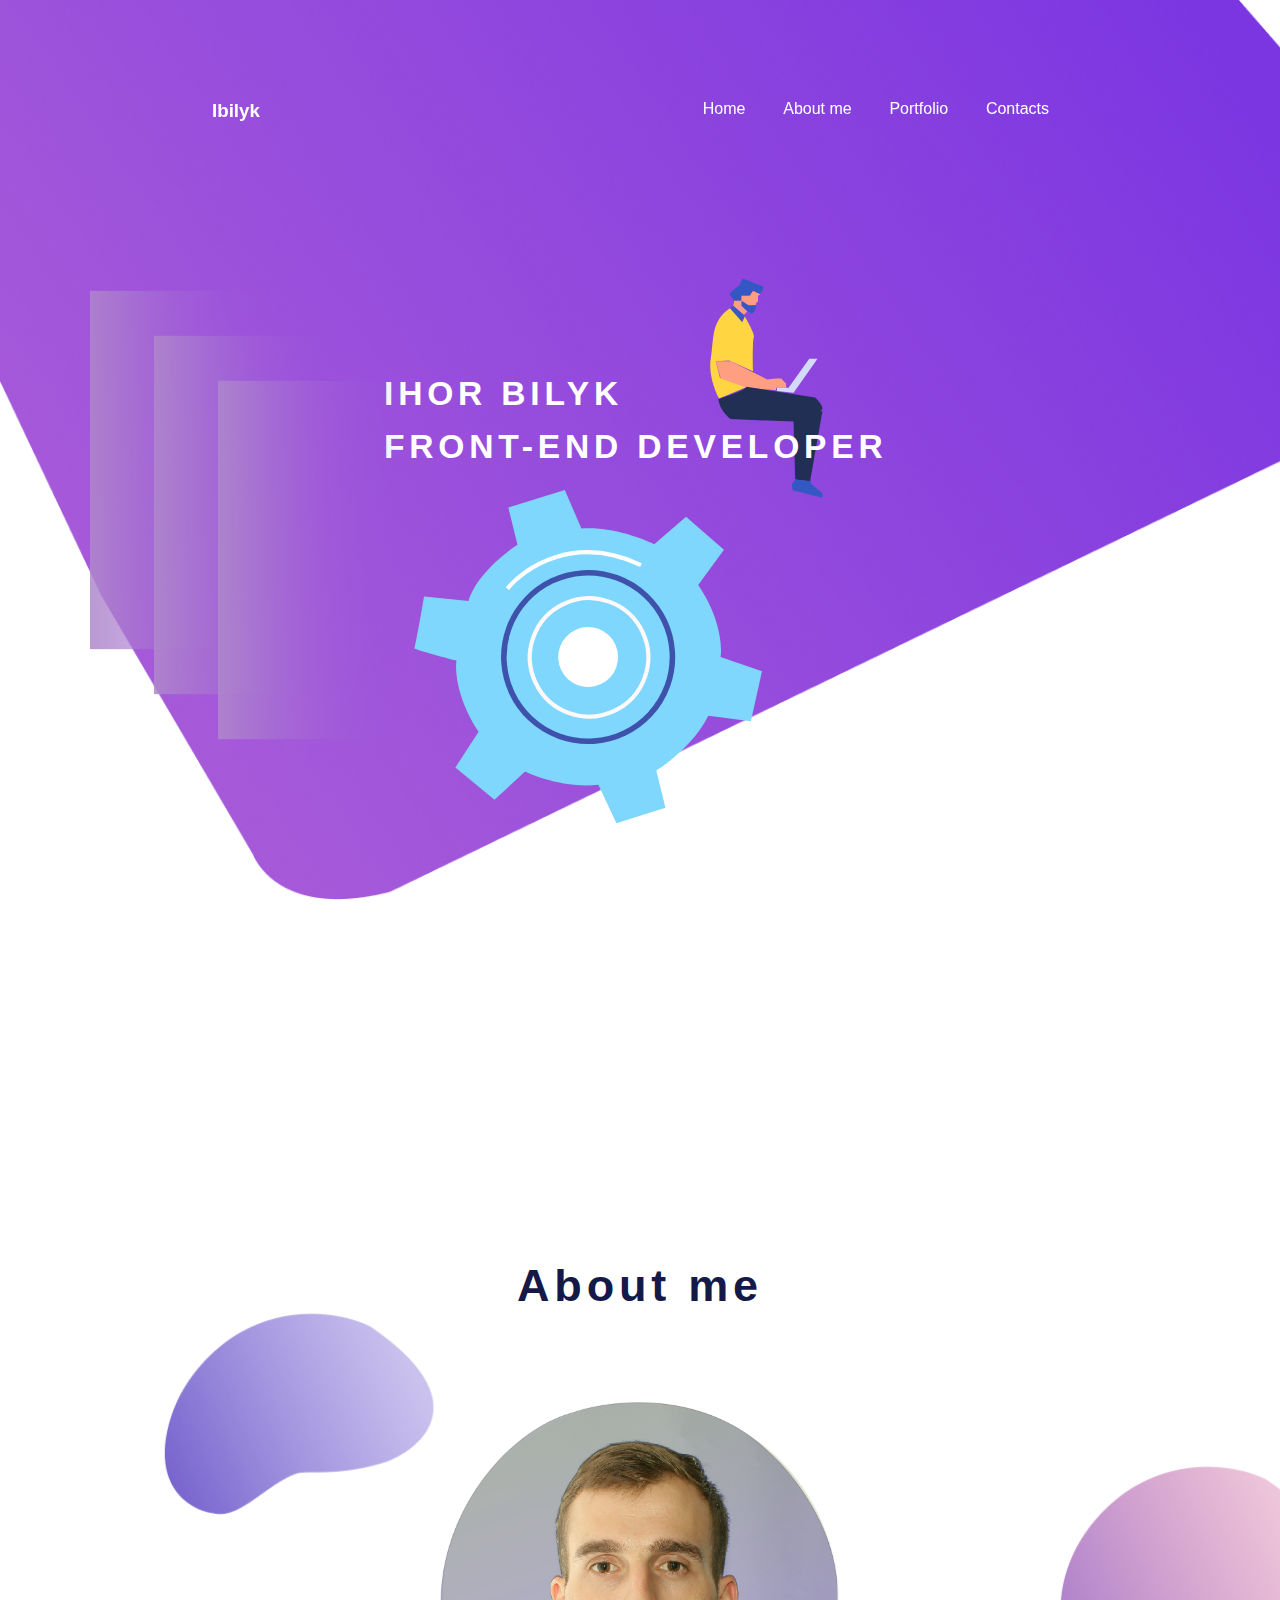
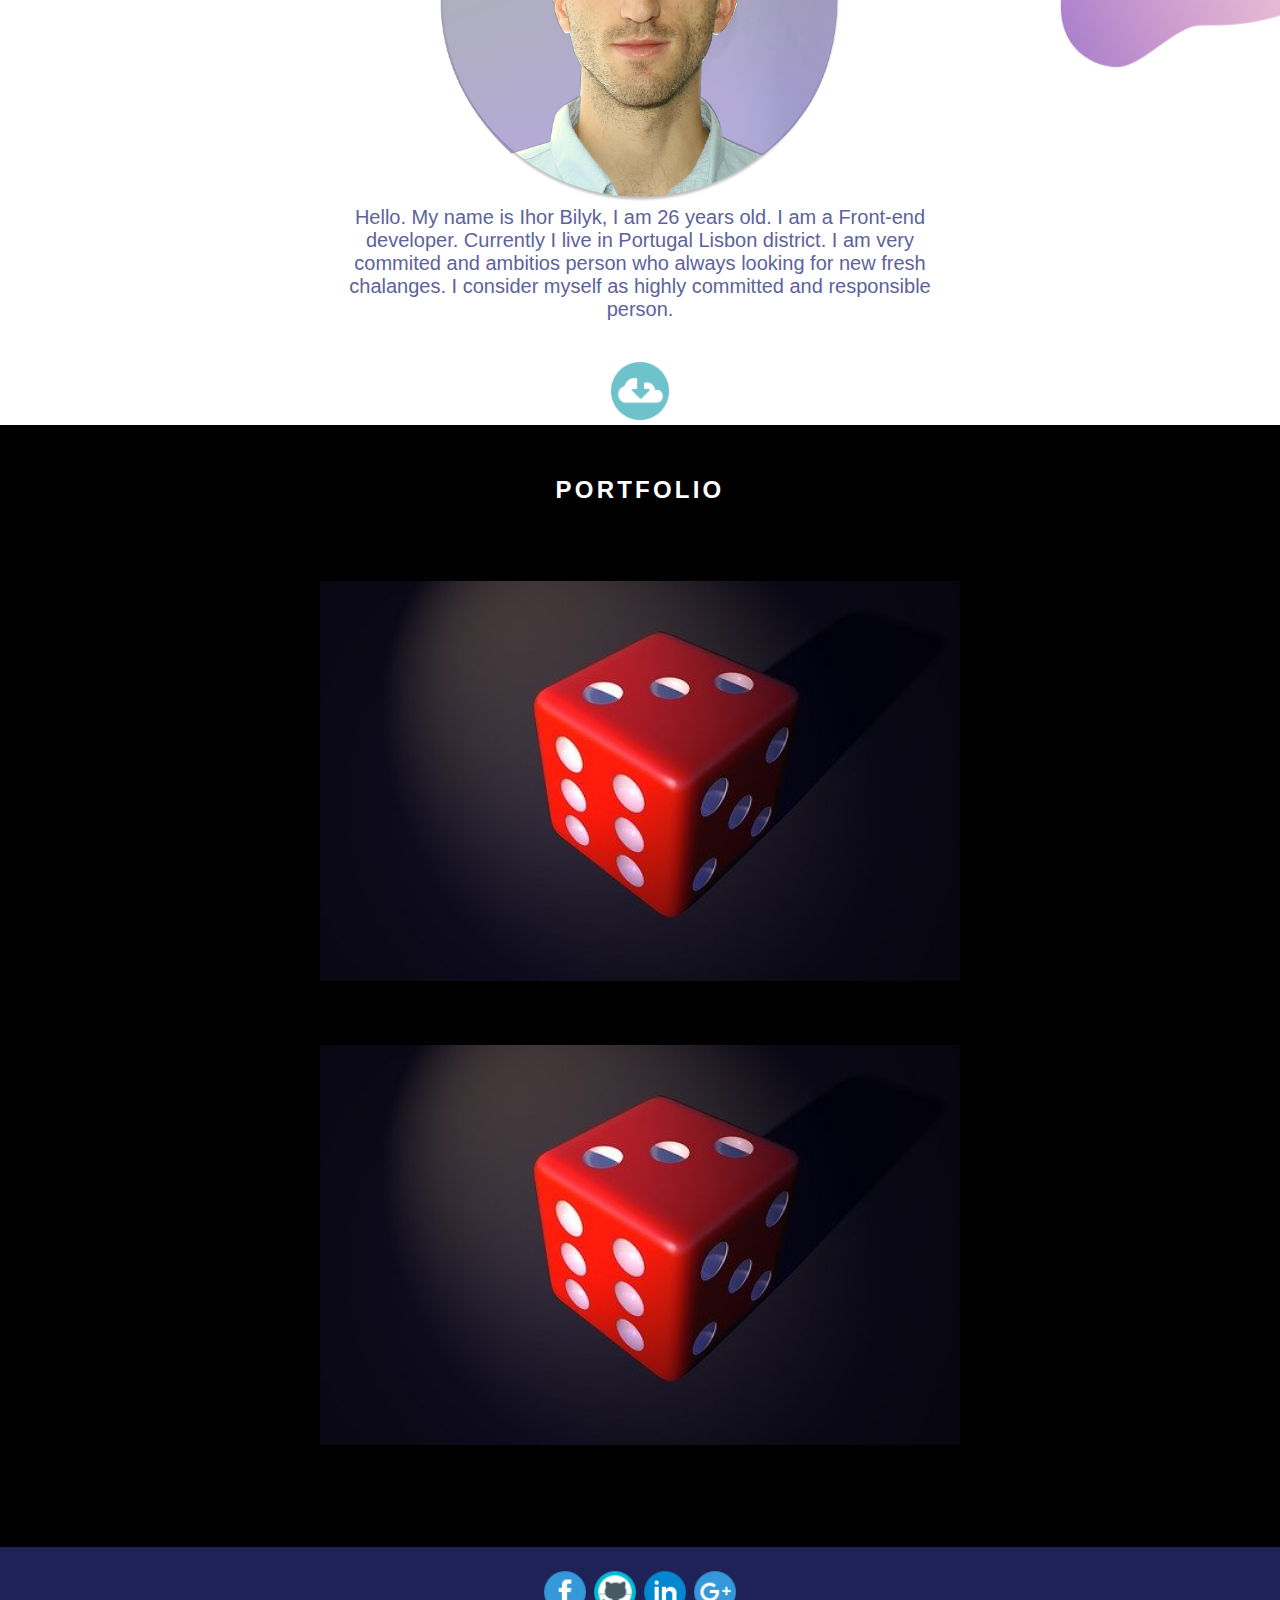
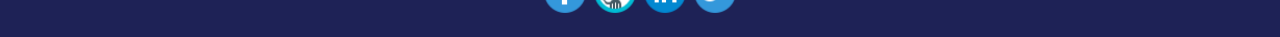
<file: index.html>
<!doctype html>
<html lang="en">
<head>
  <meta charset="UTF-8">
  <meta name="viewport" content="width=device-width, initial-scale=1.0">
  <link rel="shortcut icon" type="image/png" href="assets/img/Favicon.png">
  <link rel="stylesheet" href="assets/css/sass/style.css">
  <!-- <link rel="stylesheet" href="assets/css/animation/animation.css"> -->
  <title>Ibilyk</title>
</head>
<body>
<header class="header" id="header">
  <nav class="navbar">
    <div class="logo">
      <h3 class="logo-text">Ibilyk</h3>
    </div>
    <ul class="list-items">
      <li class="item"><a href="#header"><i class="im im-home"></i>Home</a></li>
      <li class="item"><a href="#about">About me</a></li>
      <li class="item"><a href="#portfolio">Portfolio</a></li>
      <li class="item"><a href="#contacts">Contacts</a></li>
    </ul>
    <div class="burger">
          <div class="line1"></div>
          <div class="line2"></div>
          <div class="line3"></div>
    </div>
  </nav>
</header>
<main>
  <section>
    <div class="wrapper background">
<!--       <img src="assets/img/BackgroundPicture.svg" alt="image" class="background-image">

 --> 
    <img src="assets/img/Gear.svg" alt="gear" class="gear">
    <img src="assets/img/manLaptop.svg" alt="gear" class="background-image">

      <div class="header-wrapper">

        <h1>Ihor Bilyk</h1>
        <h1>Front-end developer</h1>
    </div>
      <img class="block1" src="assets/img/Block1.svg" alt="image-svg" height="400px" width="200px">
      <img class="block2" src="assets/img/Block1.svg" alt="image-svg" height="400px" width="200px">
      <img class="block3" src="assets/img/Block1.svg" alt="image-svg" height="400px" width="200px">
    </div>
   
    
  </section>
  <section class="about-section" id="about">
    <img src="assets/img/spotAboutMe.png" alt="spot" class="spotAbout image1" width="100%" height="100%">
    <img src="assets/img/spotAboutMe2.png" alt="spot" class="spotAbout image2" width="100%" height="100%">
    <h2>About me</h2>

    <div class="about-wrapper">
      <img src="assets/img/PortfolioPictures 1.png" alt="profile" class="profile-image" >
      <div class="about-block-left">
        <p>Hello. My name is Ihor Bilyk, I am 26 years old. I am a Front-end developer. Currently I live in Portugal Lisbon district. I am very commited and ambitios person who always looking for new fresh chalanges. I consider myself as highly committed and responsible person.</p>
       <a href="assets/CV/MyCV.pdf" download="MyCV.pdf" title="Download my CV"><img src="assets/img/downloadIcon.png" alt="downloadIcon" class="downloadIcon"></a>
      </div>  
    </div>
    
    
  </section>
  <section id="portfolio">
    <div class="portfolio-section">
      <h2>Portfolio</h2>
        <div class="portfolio-wrapper">
          <div class="portfolio-block">
            <div class="overlay"></div>
            <a href="portfolio.html">Click</a>
          </div>
          <div class="portfolio-block">
            <div class="overlay"></div>
            <a>Click</a>
          </div>
      </div>
    </div>
  </section>
</main>
<footer id="contacts">
    <div class="contact-section">
      <div class="wrapper-icons">
        <a href="https://www.facebook.com/stepaniw" target="_blank"><img src="./assets/img/facebook.png" alt="facebook"></a>
        <a href="https://github.com/IgorBilyk"><img src="./assets/img/icons8-github-48.png" alt="github"></a>
        <a href="https://www.linkedin.com/in/ihor-bilyk-5521a9180/"><img src="./assets/img/iconmonstr-linkedin-4-32 (2).png" alt="linkedin"></a>
        <a href="mailto:igoriw80@gmail.com"><img src="./assets/img/iconmonstr-gmail-4-32.png" alt="google"></a>
      </div>
    </div>
    
      
 
  </footer> 

<script src="https://cdnjs.cloudflare.com/ajax/libs/jquery/3.4.1/jquery.min.js" integrity="sha256-CSXorXvZcTkaix6Yvo6HppcZGetbYMGWSFlBw8HfCJo=" crossorigin="anonymous"></script>      
<script src="assets/js/main.js"></script>
</body>
</html>
</file>
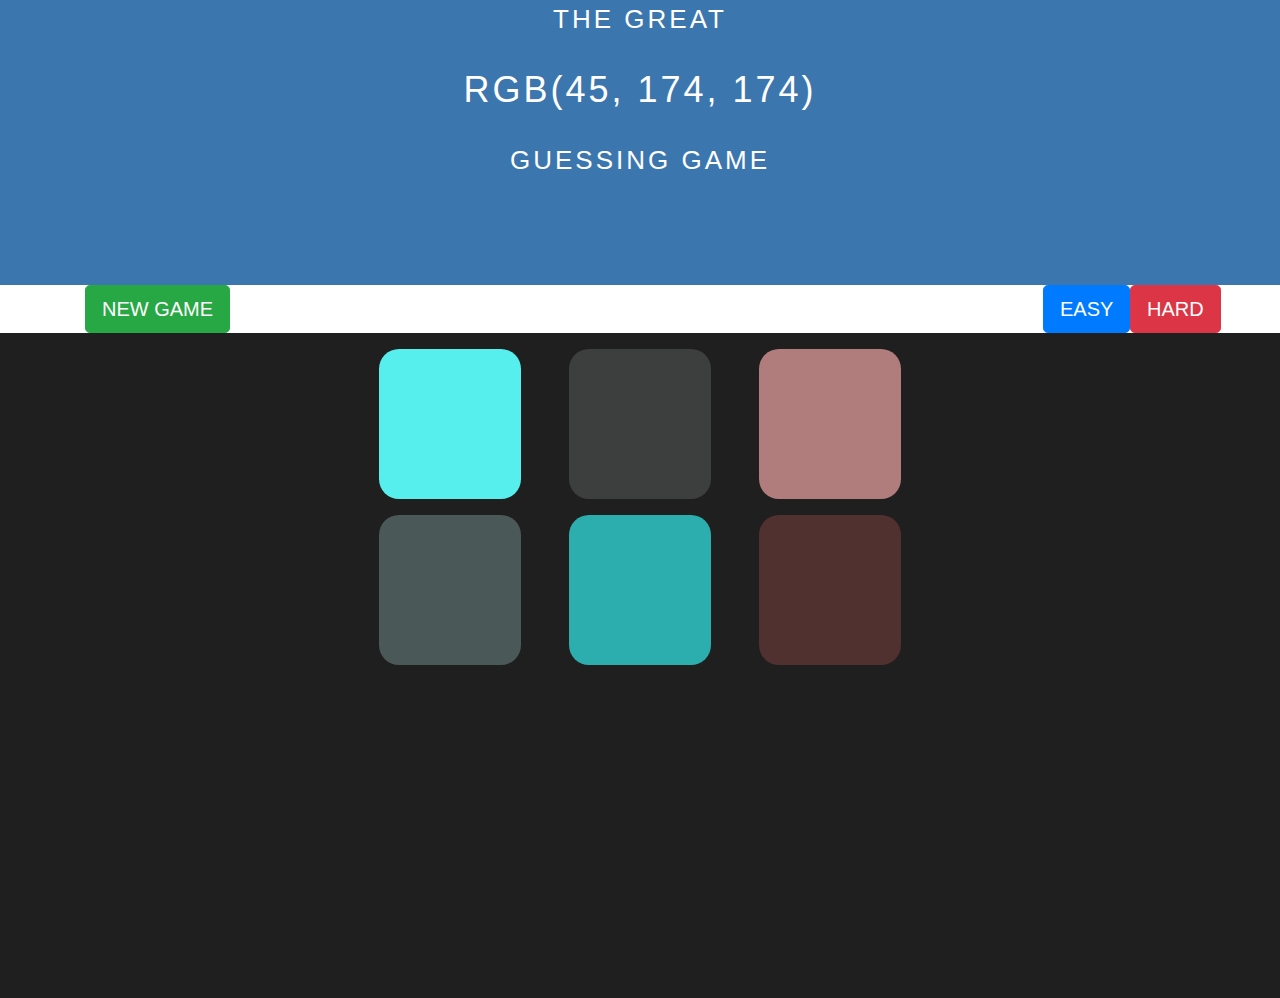
<file: Color-Game/index.html>
<!DOCTYPE html>
<html lang="en">
<head>
	<meta charset="UTF-8">
	<meta name="viewport" content="width=device-width, initial-scale=1, shrink-to-fit=no">
	<title>Color Game</title>
	<link rel="stylesheet" href="https://stackpath.bootstrapcdn.com/bootstrap/4.4.1/css/bootstrap.min.css" integrity="sha384-Vkoo8x4CGsO3+Hhxv8T/Q5PaXtkKtu6ug5TOeNV6gBiFeWPGFN9MuhOf23Q9Ifjh" crossorigin="anonymous">
	<link rel="stylesheet" href="style.css">
</head>
<body>
<div class="container-fluid header">
	<div class="row justify-content-center">
		<div class="col-12 col-lg-4 text-center">
			<header>
				<p>The Great</p><br>
				<p><span id="rgbColor"></span></p><br>
				<p>Guessing game</p><br>
				<p class="congText">CONGRATULATION YOU WIN !!!</p>
				<p class="counterText"></p>
			</header>
		</div>
	</div>
</div>
<div class="container buttons-section">
	<div class="row justify-content-between">
		<div class="col-4"><button class="btn  btn-lg btn-success" id="newGame">new game</button></div>
		<div class="col-6 col-sm-4 col-lg-4">
			<div class="row justify-content-end">
					<div class="col-5 col-lg-3 justify-content-start"><button class="ml-2 btn btn-lg btn-primary btnRight" id="easyGame">easy</button></div>
					<div class="col-5 col-lg-3"><button class=" mr-2 btn btn-lg btn-danger btnRight" id="hardGame">hard</button></div>
		    </div>
		</div>
	</div>
</div>
<div class="wrraper main-block">
	<div class="container">
		<div class="row justify-content-center">
					<div class="col-12 col-lg-6 ">
						<div class="row justify-content-around mt-3 wrapper-divs">
							<div class="col-4 col-sm-3 col-lg-3 block block-1"></div>
							<div class="col-4 col-sm-3 col-lg-3 block block-2"></div>
							<div class="col-4 col-sm-3 col-lg-3 block block-3"></div>
												
						</div>
						<div class="row justify-content-around mt-3">
							<div class=" col-4 col-sm-3 col-lg-3 second-block block-4"></div>
							<div class=" col-4 col-sm-3 col-lg-3 second-block block-5"></div>
							<div class=" col-4 col-sm-3 col-lg-3 second-block block-6"></div>
					
						</div>
					</div>
	
		</div>
	</div>
</div>
	<script src="app.js" defer></script>
</body>
</html>
</file>
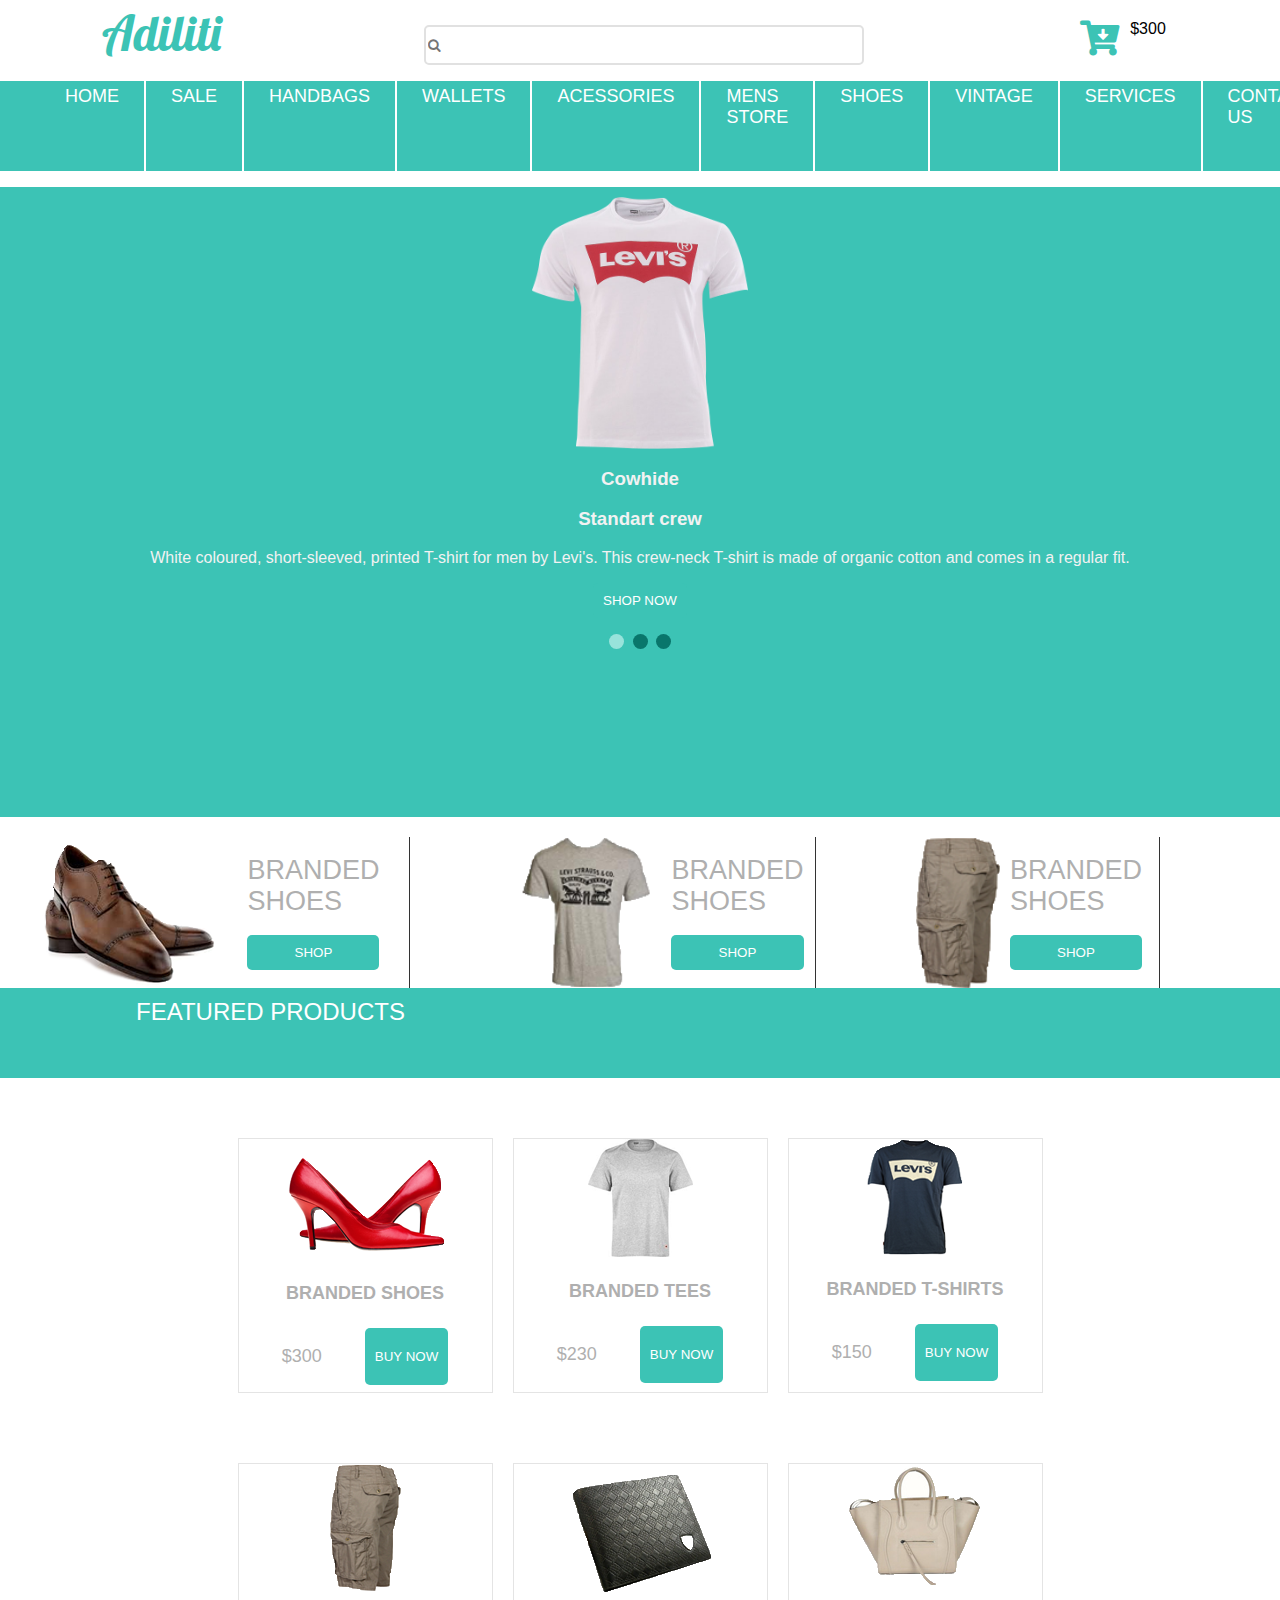
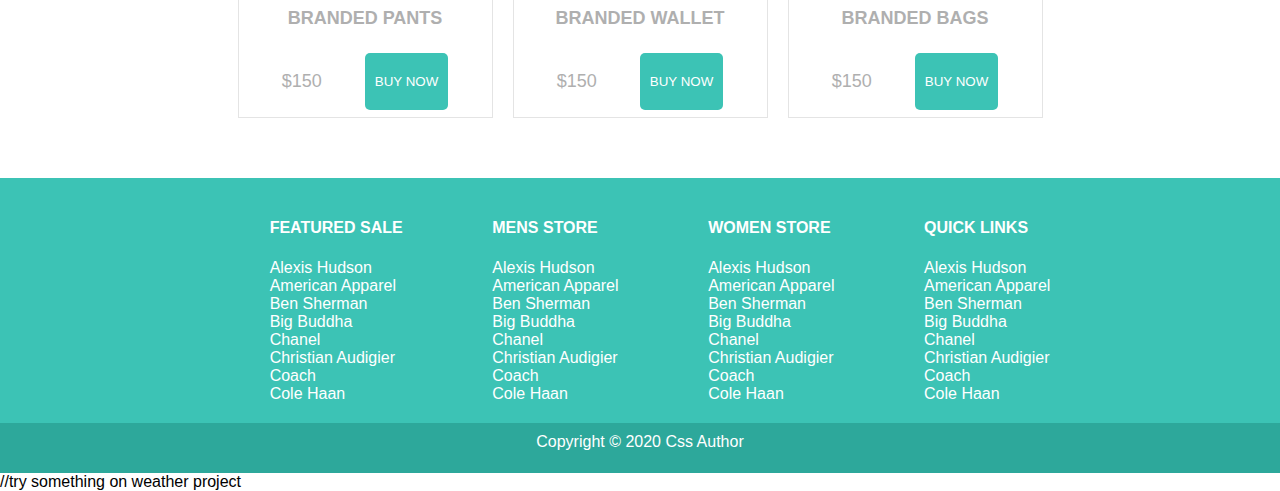
<file: E-Commerce/index.html>
<!DOCTYPE html>
<html lang="en">
<head>
    <meta charset="UTF-8">
    <meta name="viewport" content="width=device-width, initial-scale=1.0">
    <title>E-Commerce</title>
    <link rel="stylesheet" href="css/style.css">
    <link href="https://fonts.googleapis.com/css2?family=Lobster&display=swap" rel="stylesheet">
    <link href="https://fonts.googleapis.com/css2?family=Bebas+Neue&display=swap" rel="stylesheet">
    <link rel="stylesheet" href="https://cdnjs.cloudflare.com/ajax/libs/font-awesome/5.13.0/css/all.min.css">
    <link href="https://cdnjs.cloudflare.com/ajax/libs/font-awesome/4.7.0/css/font-awesome.min.css" rel="stylesheet"/>
    <link rel="shortcut icon" type="image/png" href="img/favicon_io/favicon.ico"/>
    <link rel="stylesheet" href="../assets/library/OwlCarousel2-2.3.4/dist/assets/owl.carousel.min.css">
    <link rel="stylesheet" href="../assets/library/OwlCarousel2-2.3.4/dist/assets/owl.theme.default.min.css">  
</head>
<body>
    <header>
        <nav class="top-nav">
            <ul>
                <p class="logo">Adiliti</p>
                <form action="#">
                    <input type="text" placeholder="&#xF002;" style="font-family:Arial, FontAwesome" />
                </form>
                <div class="cart"><i class="fas fa-cart-arrow-down"></i>$300</div>
            </ul>
        </nav>
        <nav class="nav-down">
            <ul>
                <li>Home</li>
                <li>Sale</li>
                <li>Handbags</li>
                <li>Wallets</li>
                <li>Acessories</li>
                <li>Mens Store</li>
                <li>Shoes</li>
                <li>Vintage</li>
                <li>Services</li>
                <li>Contact Us</li>
            </ul>

        </nav>
    </header>
    <main>
        <section class="slider-section">
            <div class="slideshow-container">

                <div class="mySlides fade">
                  <div class="image-block">
                    <img src="img/T-shirt.png" style="width:21%">
                  </div>
                  <div class="text">
                    <h3>Cowhide</h3>
                    <h3>Standart crew</h3>
                    <p>White coloured, short-sleeved, printed T-shirt for men by Levi's. This crew-neck T-shirt is made of organic cotton and comes in a regular fit. </p>
                    <button class="shop">Shop Now</button>
                  </div>
                </div>
                <div class="mySlides fade">
                  <div class="image-block">
                    <img src="img/T-shirt.png" style="width:21%">
                  </div>
                  <div class="text">
                    <h3>Fashin Bags</h3>
                    <h3>Standart Ones</h3>
                    <p>White coloured, short-sleeved, printed T-shirt for men by Levi's. This crew-neck T-shirt is made of organic cotton and comes in a regular fit. </p>
                    <button class="shop">Shop Now</button>
                  </div>
                </div>
                <div class="mySlides fade">
                  <div class="image-block">
                    <img src="img/T-shirt.png" style="width:21%">
                  </div>
                  <div class="text">
                    <h3>New T-Shirts</h3>
                    <h3>Levis</h3>
                    <p>White coloured, short-sleeved, printed T-shirt for men by Levi's. This crew-neck T-shirt is made of organic cotton and comes in a regular fit. </p>
                    <button class="shop">Shop Now</button>
                  </div>
                </div>
    
                <div class="dots" style="text-align:center">
                    <span class="dot" onclick="currentSlide(1)"></span> 
                    <span class="dot" onclick="currentSlide(2)"></span> 
                    <span class="dot" onclick="currentSlide(3)"></span> 
                  </div>
                </div>
                <br>
        
        </section>
        <section class="down-slider">
          <div class="product-item">
            <img src="img/Layer 13.png" alt="img">
            <div class="product-descr">
              <h4>Branded <br> Shoes</h4>
              <button class="shop">Shop</button>
            </div>
          </div>
          <div class="product-item">  
            <img src="img/Tshirt.png" alt="img">
            <div class="product-descr">
              <h4>Branded <br> Shoes</h4>
              <button class="shop">Shop</button>
            </div>
          </div>
          <div class="product-item">
            <img src="img/pants.png" alt="img">
            <div class="product-descr">
              <h4>Branded <br> Shoes</h4>
              <button class="shop">Shop</button>
            </div>
          </div>
        </section>
        <div class="featured-product">
          <h2>Featured Products</h2>
        </div>
        <section>
          <div class="main-wrapper">
            <div class="main-product">
              <div class="image-cell">
                <img src="img/shoesWoman.png" alt="">
              </div>
              <div class="text-cell">
                <h4>Branded shoes</h4>
                <div class="price">
                  <p>$300</p>
                  <button class="shop">Buy Now</button>
                </div>
              </div>
            </div>
            <div class="main-product">
              <div class="image-cell">
                <img src="img/T-shirt3.png" alt="">
              </div>
              <div class="text-cell">
                <h4>Branded Tees</h4>
                <div class="price">
                  <p>$230</p>
                  <button class="shop">Buy Now</button>
                </div>
              </div>
            </div>
            <div class="main-product">
              <div class="image-cell">
                <img src="img/T-shirt2.png" alt="">
              </div>
              <div class="text-cell">
                <h4>Branded T-shirts</h4>
                <div class="price">
                  <p>$150</p>
                  <button class="shop">Buy Now</button>
                </div>
              </div>
            </div>
          </div>
          <div class="main-wrapper ">
            <div class="main-product">
              <div class="image-cell">
                <img src="img/pants.png" alt="">
              </div>
              <div class="text-cell">
                <h4>Branded Pants</h4>
                <div class="price">
                  <p>$150</p>
                  <button class="shop">Buy Now</button>
                </div>
              </div>
            </div>
            <div class="main-product">
              <div class="image-cell">
                <img src="img/wallet.png" alt="">
              </div>
              <div class="text-cell">
                <h4>Branded Wallet</h4>
                <div class="price">
                  <p>$150</p>
                  <button class="shop">Buy Now</button>
                </div>
              </div>
            </div>
            <div class="main-product">
              <div class="image-cell">
                <img src="img/wallet2.png" alt="">
              </div>
              <div class="text-cell">
                <h4>Branded Bags</h4>
                <div class="price">
                  <p>$150</p>
                  <button class="shop">Buy Now</button>
                </div>
              </div>
            </div>

          </div>
        </section>
        <footer>
          <ul>
            <h4>Featured Sale</h4>
            <li>Alexis Hudson</li>
            <li>American Apparel</li>
            <li>Ben Sherman</li>
            <li>Big Buddha</li>
            <li>Chanel</li>
            <li>Christian Audigier</li>
            <li>Coach</li>
            <li>Cole Haan</li>
          </ul>
          <ul>
            <h4>Mens store</h4>
            <li>Alexis Hudson</li>
            <li>American Apparel</li>
            <li>Ben Sherman</li>
            <li>Big Buddha</li>
            <li>Chanel</li>
            <li>Christian Audigier</li>
            <li>Coach</li>
            <li>Cole Haan</li>
          </ul>
          <ul>
            <h4>Women store</h4>
            <li>Alexis Hudson</li>
            <li>American Apparel</li>
            <li>Ben Sherman</li>
            <li>Big Buddha</li>
            <li>Chanel</li>
            <li>Christian Audigier</li>
            <li>Coach</li>
            <li>Cole Haan</li>
          </ul>
          <ul>
            <h4>Quick links</h4>
            <li>Alexis Hudson</li>
            <li>American Apparel</li>
            <li>Ben Sherman</li>
            <li>Big Buddha</li>
            <li>Chanel</li>
            <li>Christian Audigier</li>
            <li>Coach</li>
            <li>Cole Haan</li>
          </ul>
        </footer>
        <div class="copyright">
          <p>Copyright &copy; 2020 Css Author</p>
        </div>
    </main>
    //try something on weather project



    <script>
        var slideIndex = 1;
        showSlides(slideIndex);
        
        function plusSlides(n) {
          showSlides(slideIndex += n);
        }
        
        function currentSlide(n) {
          showSlides(slideIndex = n);
        }
        
        function showSlides(n) {
          var i;
          var slides = document.getElementsByClassName("mySlides");
          var dots = document.getElementsByClassName("dot");
          if (n > slides.length) {slideIndex = 1}    
          if (n < 1) {slideIndex = slides.length}
          for (i = 0; i < slides.length; i++) {
              slides[i].style.display = "none";  
          }
          for (i = 0; i < dots.length; i++) {
              dots[i].className = dots[i].className.replace(" active", "");
          }
          slides[slideIndex-1].style.display = "block";  
          dots[slideIndex-1].className += " active";
        }

        </script>
        <script src="https://cdnjs.cloudflare.com/ajax/libs/jquery/3.5.1/jquery.min.js" integrity="sha256-9/aliU8dGd2tb6OSsuzixeV4y/faTqgFtohetphbbj0=" crossorigin="anonymous" defer></script>
        <script src="../assets/library/OwlCarousel2-2.3.4/dist/owl.carousel.min.js" defer></script>
        <script>
        jQuery(document).ready(function(){
          jQuery(".owl-carousel").owlCarousel();
});
        </script>
</body>
</html>
</file>
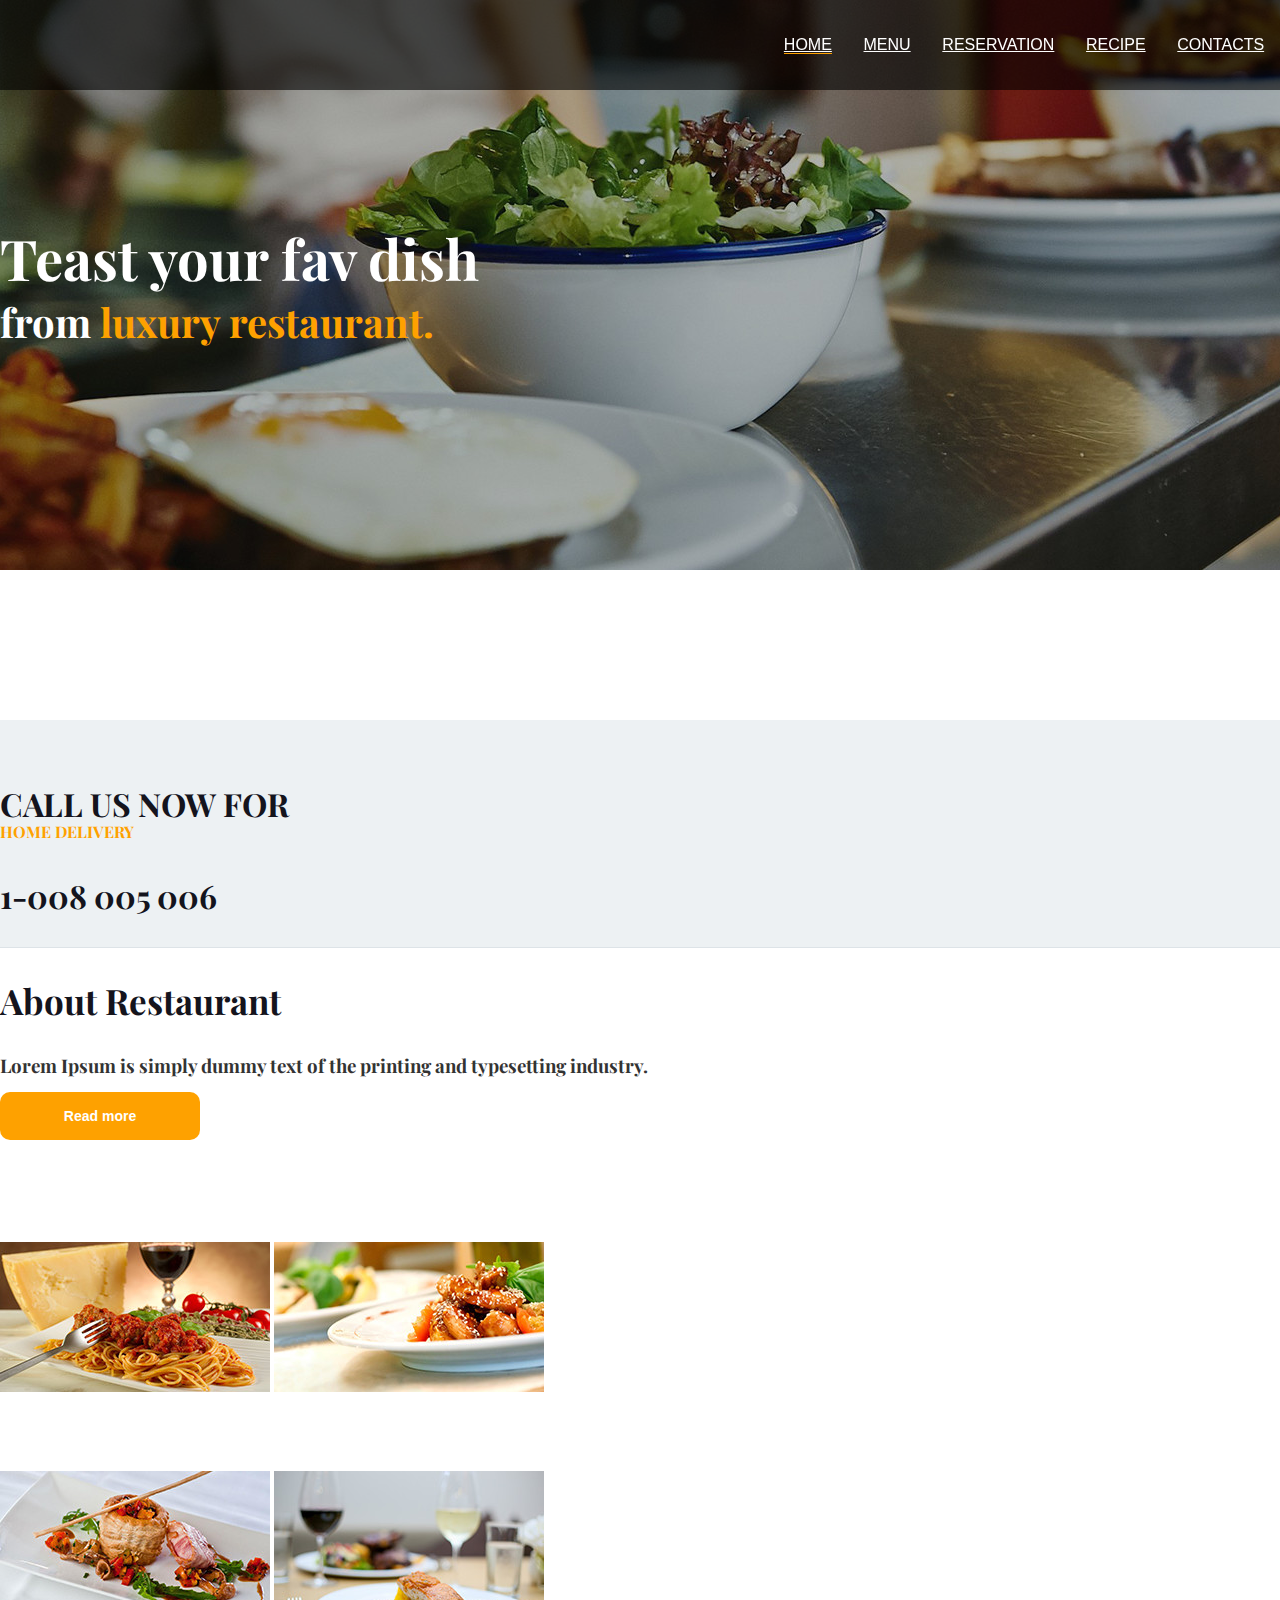
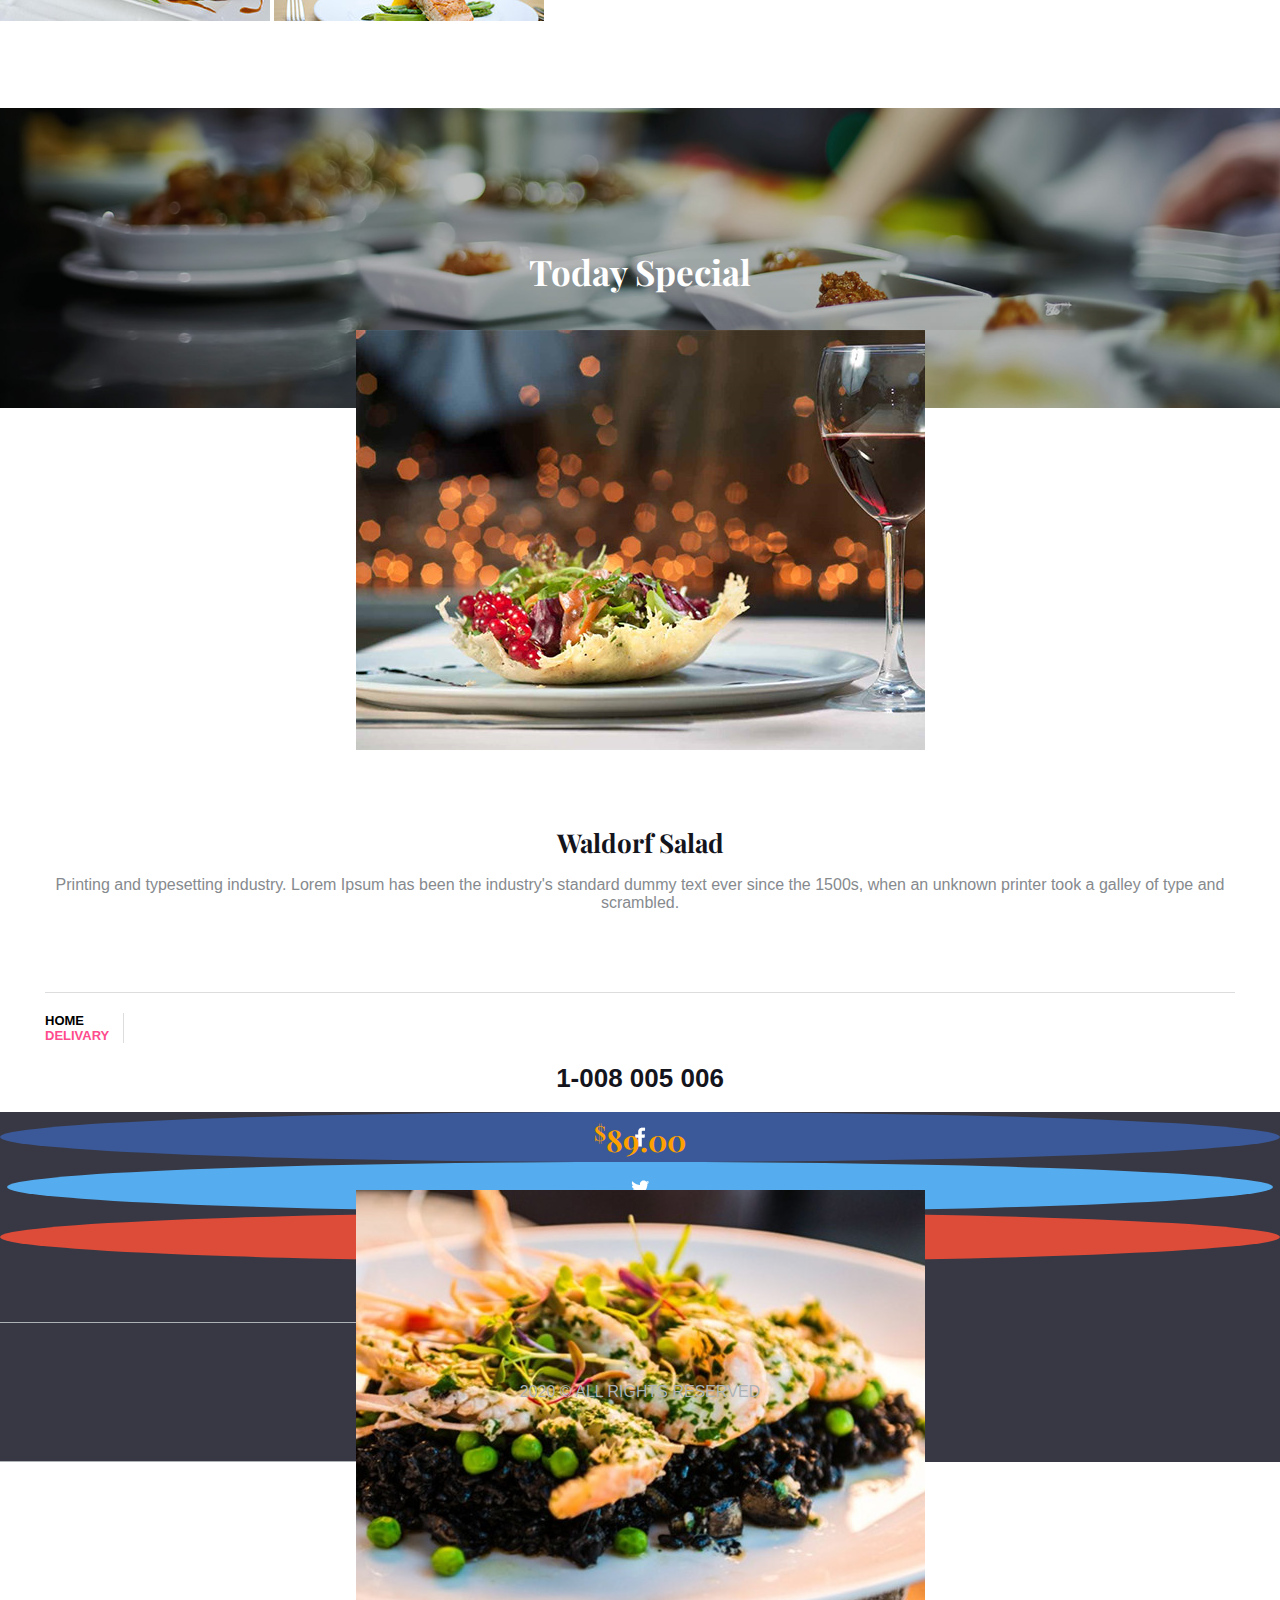
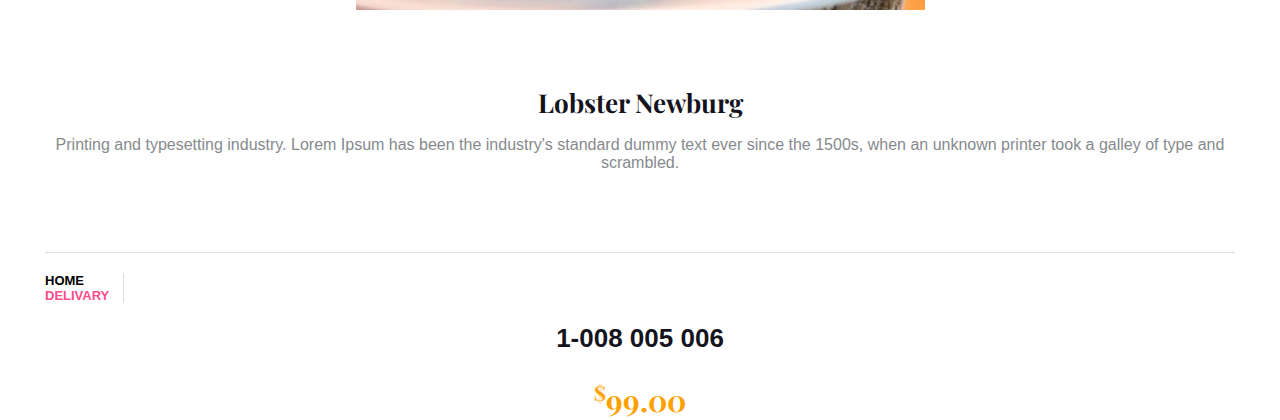
<file: Luxury Restaurant/index.html>
<!DOCTYPE html>
<html lang="en">
   <head>
      <meta charset="UTF-8">
      <meta name="viewport" content="width=device-width, initial-scale=1.0">
      <title>Luxury Restaurant</title>
      <link rel="stylesheet" href="https://stackpath.bootstrapcdn.com/bootstrap/4.2.1/css/bootstrap.min.css" integrity="sha384-GJzZqFGwb1QTTN6wy59ffF1BuGJpLSa9DkKMp0DgiMDm4iYMj70gZWKYbI706tWS" crossorigin="anonymous">
      <link href="https://fonts.googleapis.com/css?family=Playfair+Display:400,700,Sintony:400,700" rel="stylesheet">
      <link rel="stylesheet" href="style/style.css">
   </head>
   <body>
      <header class="header">
         <nav class="navbar-top">
            <ul class="navItems">
               <li class="navItem">
                  <a class="navLink active" href="/" style="border-bottom: 1px solid #fea100">Home</a>
               </li>
               <li class="navItem">
                  <a class="navLink" href="layouts/menu.html">Menu</a>
               </li>
               <li class="navItem">
                  <a class="navLink" href="layouts/reservation.html">Reservation</a>
               </li>
               <li class="navItem">
                  <a class="navLink" href="layouts/recipe.html">Recipe</a>
               </li>
               <li class="navItem">
                  <a class="navLink" href="layouts/contacts.html">Contacts</a>
               </li>
            </ul>
            <div class="burger">
               <div class="line1"></div>
               <div class="line2"></div>
               <div class="line3"></div>
            </div>
         </nav>
         <!--<button class="book cta">
            <svg xmlns="http://www.w3.org/2000/svg" width="34" height="34" viewBox="0 0 24 24"><path d="M15 21c0 1.598-1.392 3-2.971 3s-3.029-1.402-3.029-3h6zm.137-17.055c-.644-.374-1.042-1.07-1.041-1.82v-.003c.001-1.172-.938-2.122-2.096-2.122s-2.097.95-2.097 2.122v.003c.001.751-.396 1.446-1.041 1.82-4.668 2.709-1.985 11.715-6.862 13.306v1.749h20v-1.749c-4.877-1.591-2.193-10.598-6.863-13.306zm-3.137-2.945c.552 0 1 .449 1 1 0 .552-.448 1-1 1s-1-.448-1-1c0-.551.448-1 1-1zm-6.451 16c1.189-1.667 1.605-3.891 1.964-5.815.447-2.39.869-4.648 2.354-5.509 1.38-.801 2.956-.76 4.267 0 1.485.861 1.907 3.119 2.354 5.509.359 1.924.775 4.148 1.964 5.815h-12.903z"/></svg> book table
            </button>-->
         <div class="offer">
            <div class="container">
               <div class="row">
                  <div class="col-lg-12">
                     <div class="title text-center">
                        <h1 class="title-heading">Teast your fav dish</h1>
                        <h1 class="title-intro">from <span class="span">luxury restaurant.</span></h1>
                     </div>
                  </div>
               </div>
            </div>
         </div>
      </header>
      <main>
         <section class="call">
            <div class="container">
               <div class="row">
                  <div class="col-lg-12">
                     <div class="row">
                        <div class="col-lg-12">
                           <h3 class="phone-text text-center">Call us Now for
                              <span>Home Delivery</span>
                           </h3>
                        </div>
                        <div class="col-lg-12">
                           <div class="phone-digits text-center">
                              <span>1-008 005 006</span> 
                           </div>
                        </div>
                     </div>
                  </div>
               </div>
            </div>
         </section>
         <section class="about">
            <div class="container">
               <div class="row">
                  <div class="col-12 col-lg-6 align-items-center mb-5">
                     <div class="history text-center">
                        <h2 class="history-title mt-5">About Restaurant  </h2>
                        <h3>Lorem Ipsum is simply dummy text of the printing and typesetting industry. </h3>
                        <h6 class="history-text hiden-text">Lorem Ipsum has been the industry's standard dummy text ever since the 1500s, when an unknown printer took a galley of type and scrambled it to make a type specimen book. It has survived not only five centuries, but also the leap into electronic typesetting, remaining essentially unchanged... </h6>
                        <button class="cta history-button mt-3" id="read-more">Read more</button>
                     </div>
                  </div>
                  <div class="col-12 col-lg-3 mt-5 pictures">
                     <div class="row">
                        <div class="col-12 col-lg-3">
                           <div class="food-images food-images_down text-center">
                              <img src="img/food1.jpg" alt="pasta" class="food-images-item">
                              <img src="img/food2.jpg" alt="chicken" class="food-images-item">
                           </div>
                        </div>
                     </div>
                  </div>
                  <div class="col-12 col-lg-3">
                     <div class="food-images food-images_up text-center">
                        <img src="img/food3.jpg" alt="meat" class="food-images-item">
                        <img src="img/food4.jpg" alt="fish" class="food-images-item">
                     </div>
                  </div>
               </div>
            </div>
         </section>
         <section class="special">
            <div class="container">
               <div class="row">
                  <div class="col-lg-12">
                     <div class="special-title">
                        <h3 class="today">Today Special</h3>
                     </div>
                  </div>
               </div>
            </div>
            <div class="container">
               <div class="row">
                  <div class="col-12 col-lg-6">
                     <div class="food">
                        <img src="img/dish1.jpg" alt="dish" class="food-img
                           img-fluid">
                        <h3 class="food-title">  
                           Waldorf Salad
                        </h3>
                        <p class="food-desc">Printing and typesetting industry. Lorem Ipsum has been the industry's standard dummy text ever since the 1500s, when an unknown printer took a galley of type and scrambled.</p>
                        <div class="food-details d-flex">
                           <div class="food-del text-center">
                              Home <span>Delivary</span>
                           </div>
                           <div class="food-phone">
                              1-008 005 006
                           </div>
                           <div class="food-price ml-auto">
                              <sup><small>$</small></sup>89.00
                           </div>
                        </div>
                     </div>
                  </div>
                  <div class="col-12 col-lg-6">
                     <div class="food">
                        <img src="img/dish.jpg" alt="dish" class="food-img
                           img-fluid">
                        <h3 class="food-title">  
                           Lobster Newburg
                        </h3>
                        <p class="food-desc">Printing and typesetting industry. Lorem Ipsum has been the industry's standard dummy text ever since the 1500s, when an unknown printer took a galley of type and scrambled.</p>
                        <div class="food-details d-flex">
                           <div class="food-del text-center">
                              Home <span>Delivary</span>
                           </div>
                           <div class="food-phone">
                              1-008 005 006
                           </div>
                           <div class="food-price ml-auto">
                              <sup><small>$</small></sup>99.00
                           </div>
                        </div>
                     </div>
                  </div>
               </div>
            </div>
         </section>
      </main>
      <footer class="footer">
         <div class="container">
            <div class="row">
               <div class="col-lg-12 align-items-center">
                  <ul class="socials d-flex justify-content-center">
                     <li class="socials-item  socials-item-fb">
                        <a href="#"></a>
                     </li>
                     <li class="socials-item socials-item-tw">
                        <a href="#"></a>
                     </li>
                     <li class="socials-item socials-item-g">
                        <a href="#"></a>
                     </li>
                  </ul>
               </div>
            </div>
            <div class="row">
               <div class="col-lg-4">
                  <div class="left-line">
                  </div>
               </div>
               <div class="col-lg-4">
                  <div class="all-rigth">
                     <p>2020 © All rights reserved</p>
                  </div>
               </div>
               <div class="col-lg-4">
                  <div class="left-line">
                  </div>
               </div>
            </div>
         </div>
      </footer>
      <script src="https://code.jquery.com/jquery-3.4.1.slim.min.js" integrity="sha384-J6qa4849blE2+poT4WnyKhv5vZF5SrPo0iEjwBvKU7imGFAV0wwj1yYfoRSJoZ+n" crossorigin="anonymous"></script>
      <script src="https://cdn.jsdelivr.net/npm/popper.js@1.16.0/dist/umd/popper.min.js" integrity="sha384-Q6E9RHvbIyZFJoft+2mJbHaEWldlvI9IOYy5n3zV9zzTtmI3UksdQRVvoxMfooAo" crossorigin="anonymous"></script>
      <script src="https://stackpath.bootstrapcdn.com/bootstrap/4.4.1/js/bootstrap.min.js" integrity="sha384-wfSDF2E50Y2D1uUdj0O3uMBJnjuUD4Ih7YwaYd1iqfktj0Uod8GCExl3Og8ifwB6" crossorigin="anonymous"></script>
      <script src="js/main.js" defer></script>
   </body>
</html>
</file>
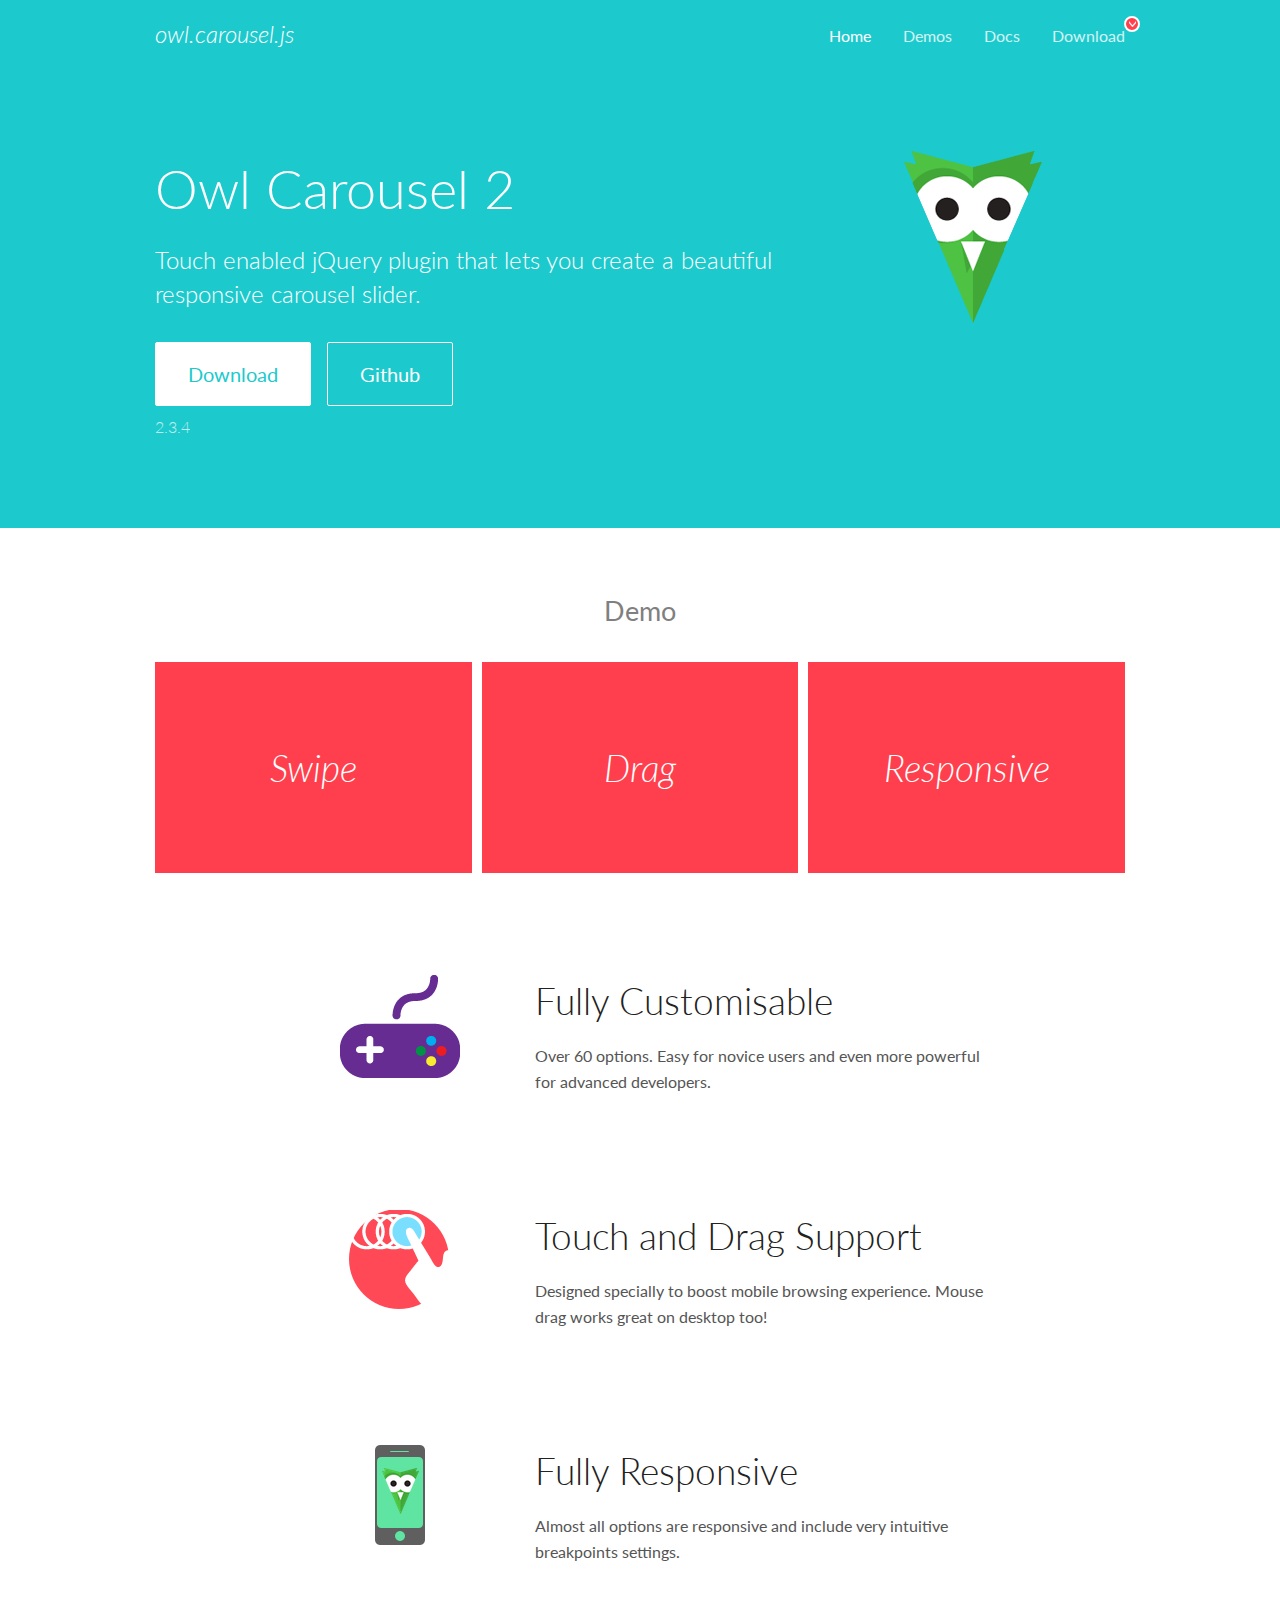
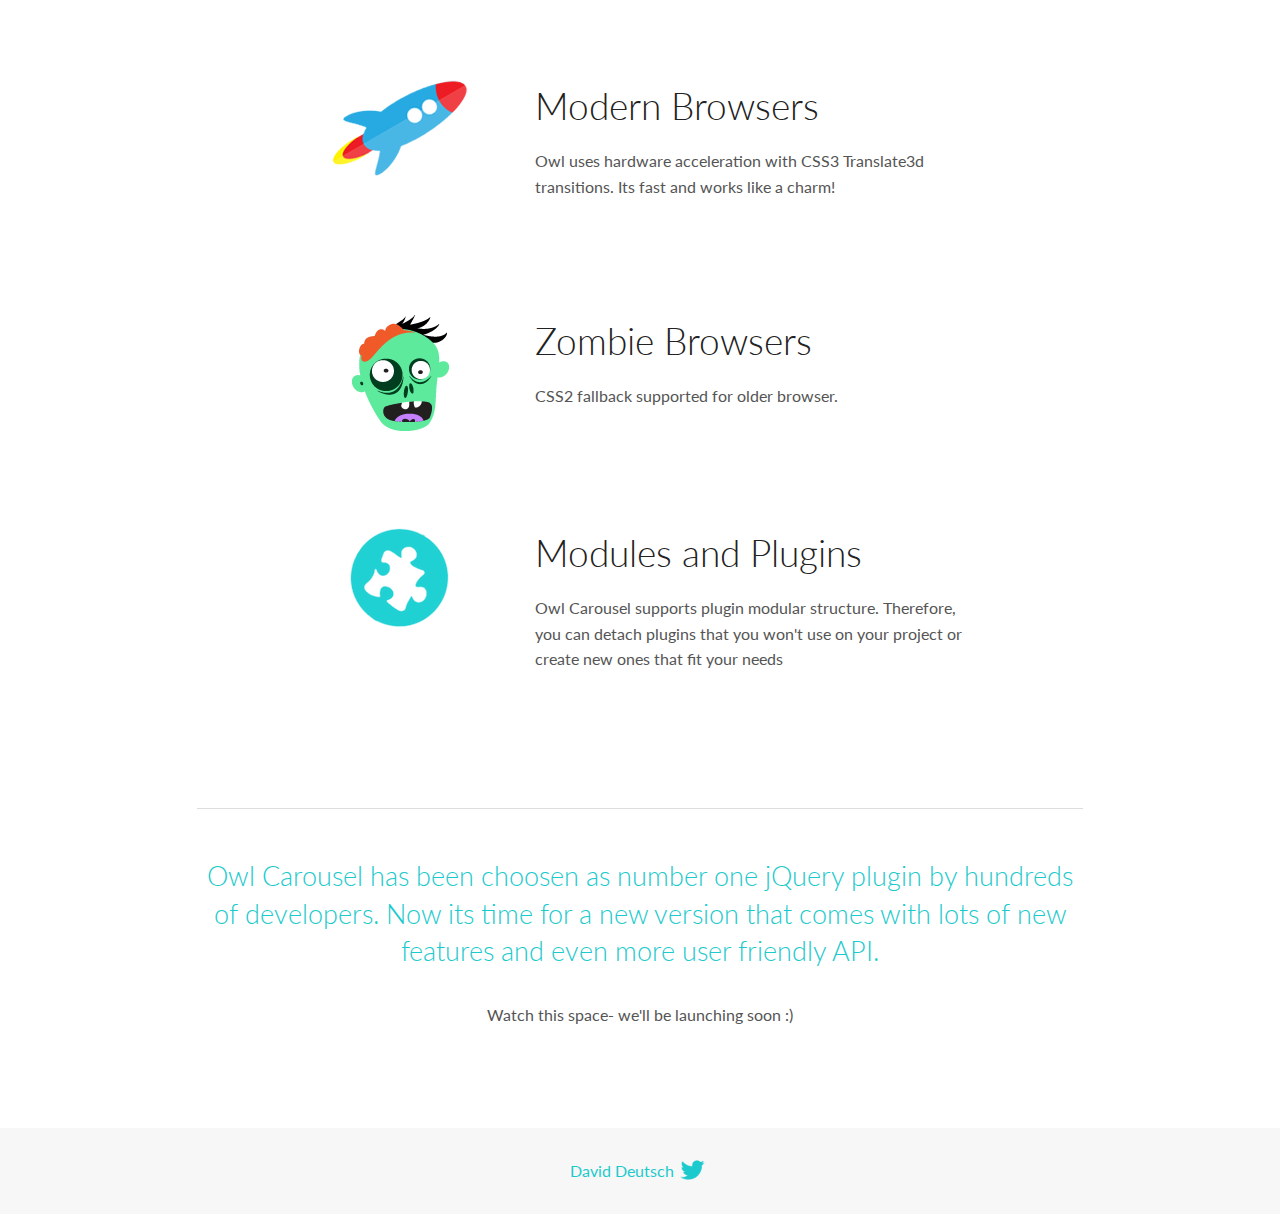
<file: assets/library/OwlCarousel2-2.3.4/docs/index.html>
<!DOCTYPE html>
<html lang="en">
  <head>

    <!-- head -->
    <meta charset="utf-8">
    <meta name="msapplication-tap-highlight" content="no" />
    <meta name="viewport" content="width=device-width, initial-scale=1.0" />
    <meta name="description" content="Touch enabled jQuery plugin that lets you create beautiful responsive carousel slider.">
    <meta name="author" content="David Deutsch">
    <title>
      Home | Owl Carousel | 2.3.4
    </title>

    <!-- Stylesheets -->
    <link href='https://fonts.googleapis.com/css?family=Lato:300,400,700,400italic,300italic' rel='stylesheet' type='text/css'>
    <link rel="stylesheet" href="assets/css/docs.theme.min.css">

    <!-- Owl Stylesheets -->
    <link rel="stylesheet" href="assets/owlcarousel/assets/owl.carousel.min.css">
    <link rel="stylesheet" href="assets/owlcarousel/assets/owl.theme.default.min.css">

    <!-- HTML5 shim and Respond.js IE8 support of HTML5 elements and media queries -->

    <!--[if lt IE 9]>
      <script src="https://oss.maxcdn.com/libs/html5shiv/3.7.0/html5shiv.js"></script>
      <script src="https://oss.maxcdn.com/libs/respond.js/1.3.0/respond.min.js"></script>
    <![endif]-->

    <!-- Favicons -->
    <link rel="apple-touch-icon-precomposed" sizes="144x144" href="assets/ico/apple-touch-icon-144-precomposed.png">
    <link rel="shortcut icon" href="assets/ico/favicon.png">
    <link rel="shortcut icon" href="favicon.ico">

    <!-- Yeah i know js should not be in header. Its required for demos.-->

    <!-- javascript -->
    <script src="assets/vendors/jquery.min.js"></script>
    <script src="assets/owlcarousel/owl.carousel.js"></script>
  </head>
  <body>

    <!-- header -->
    <header class="header">
      <div class="row">
        <div class="large-12 columns">
          <div class="brand left">
            <h3>
              <a href="/OwlCarousel2/">owl.carousel.js</a> 
            </h3>
          </div>
          <a id="toggle-nav" class="right">
            <span></span> <span></span> <span></span> 
          </a> 
          <div class="nav-bar">
            <ul class="clearfix">
              <li class="active">
                <a href="/OwlCarousel2/index.html">Home</a> 
              </li>
              <li> <a href="/OwlCarousel2/demos/demos.html">Demos</a>  </li>
              <li> <a href="/OwlCarousel2/docs/started-welcome.html">Docs</a>  </li>
              <li>
                <a href="https://github.com/OwlCarousel2/OwlCarousel2/archive/2.3.4.zip">Download</a> 
                <span class="download"></span> 
              </li>
            </ul>
          </div>
        </div>
      </div>
    </header>

    <!-- home panel -->
    <section id="hero">
      <div class="row">
        <div class="large-8 medium-8 columns">
          <h1>Owl Carousel 2</h1>
          <h4>Touch enabled jQuery plugin that lets you create a beautiful responsive carousel slider.</h4>
          <a href="https://github.com/OwlCarousel2/OwlCarousel2/archive/2.3.4.zip" class="hero-button">Download</a> 
          <a href="https://github.com/OwlCarousel2/OwlCarousel2" class="hero-button outline">Github</a> 
          <p>2.3.4</p>
        </div>
        <div class="large-4 medium-4 columns">
          <img class="owl-logo" src="assets/img/owl-logo.png" alt="mr. Owl">
        </div>
      </div>
    </section>

    <!-- body -->
    <div class="home-demo">
      <div class="row">
        <div class="large-12 columns">
          <h3>Demo</h3>
          <div class="owl-carousel">
            <div class="item">
              <h2>Swipe</h2>
            </div>
            <div class="item">
              <h2>Drag</h2>
            </div>
            <div class="item">
              <h2>Responsive</h2>
            </div>
            <div class="item">
              <h2>CSS3</h2>
            </div>
            <div class="item">
              <h2>Fast</h2>
            </div>
            <div class="item">
              <h2>Easy</h2>
            </div>
            <div class="item">
              <h2>Free</h2>
            </div>
            <div class="item">
              <h2>Upgradable</h2>
            </div>
            <div class="item">
              <h2>Tons of options</h2>
            </div>
            <div class="item">
              <h2>Infinity</h2>
            </div>
            <div class="item">
              <h2>Auto Width</h2>
            </div>
          </div>
        </div>
      </div>
    </div>
    <script>
      var owl = $('.owl-carousel');
      owl.owlCarousel({
        margin: 10,
        loop: true,
        responsive: {
          0: {
            items: 1
          },
          600: {
            items: 2
          },
          1000: {
            items: 3
          }
        }
      })
    </script>

    <!-- features -->
    <div id="features">
      <div class="row">
        <div class="small-12 medium-9 small-centered columns">
          <section class="row feature">
            <div class="medium-4 small-12 columns">
              <img src="assets/img/feature-options.png" alt="">
            </div>
            <div class="medium-8 small-12 columns">
              <h2>Fully Customisable</h2>
              <p>Over 60 options. Easy for novice users and even more powerful for advanced developers.</p>
            </div>
          </section>
          <section class="row feature">
            <div class="medium-4 small-12 columns">
              <img src="assets/img/feature-drag.png" alt="">
            </div>
            <div class="medium-8 small-12 columns">
              <h2>Touch and Drag Support</h2>
              <p>Designed specially to boost mobile browsing experience. Mouse drag works great on desktop too!</p>
            </div>
          </section>
          <section class="row feature">
            <div class="medium-4 small-12 columns">
              <img src="assets/img/feature-responsive.png" alt="">
            </div>
            <div class="medium-8 small-12 columns">
              <h2>Fully Responsive</h2>
              <p>Almost all options are responsive and include very intuitive breakpoints settings.</p>
            </div>
          </section>
          <section class="row feature">
            <div class="medium-4 small-12 columns">
              <img src="assets/img/feature-modern.png" alt="">
            </div>
            <div class="medium-8 small-12 columns">
              <h2>Modern Browsers</h2>
              <p>Owl uses hardware acceleration with CSS3 Translate3d transitions. Its fast and works like a charm! </p>
            </div>
          </section>
          <section class="row feature">
            <div class="medium-4 small-12 columns">
              <img src="assets/img/feature-zombie.png" alt="">
            </div>
            <div class="medium-8 small-12 columns">
              <h2>Zombie Browsers</h2>
              <p>CSS2 fallback supported for older browser.</p>
            </div>
          </section>
          <section class="row feature">
            <div class="medium-4 small-12 columns">
              <img src="assets/img/feature-module.png" alt="">
            </div>
            <div class="medium-8 small-12 columns">
              <h2>Modules and Plugins</h2>
              <p>Owl Carousel supports plugin modular structure. Therefore, you can detach plugins that you won&#x27;t use on your project or create new ones that fit your needs</p>
            </div>
          </section>
        </div>
      </div>
    </div>

    <!-- footer -->
    <section id="teaser-text">
      <div class="row">
        <div class="small-12 medium-11 small-centered columns">
          <hr>
          <h3 id="owl-carousel-has-been-choosen-as-number-one-jquery-plugin-by-hundreds-of-developers-now-its-time-for-a-new-version-that-comes-with-lots-of-new-features-and-even-more-user-friendly-api-">Owl Carousel has been choosen as number one jQuery plugin by hundreds of developers. Now its time for a new version that comes with lots of new features and even more user friendly API.</h3>
          <p>Watch this space- we&#39;ll be launching soon :)</p>
        </div>
      </div>
    </section>

    <!-- footer -->
    <footer class="footer">
      <div class="row">
        <div class="large-12 columns">
          <h5>
            <a href="/OwlCarousel2/docs/support-contact.html">David Deutsch</a> 
            <a id="custom-tweet-button" href="https://twitter.com/share?url=https://github.com/OwlCarousel2/OwlCarousel2&text=Owl Carousel - This is so awesome! " target="_blank"></a> 
          </h5>
        </div>
      </div>
    </footer>

    <!-- vendors -->
    <script src="assets/vendors/highlight.js"></script>
    <script src="assets/js/app.js"></script>
  </body>
</html>
</file>
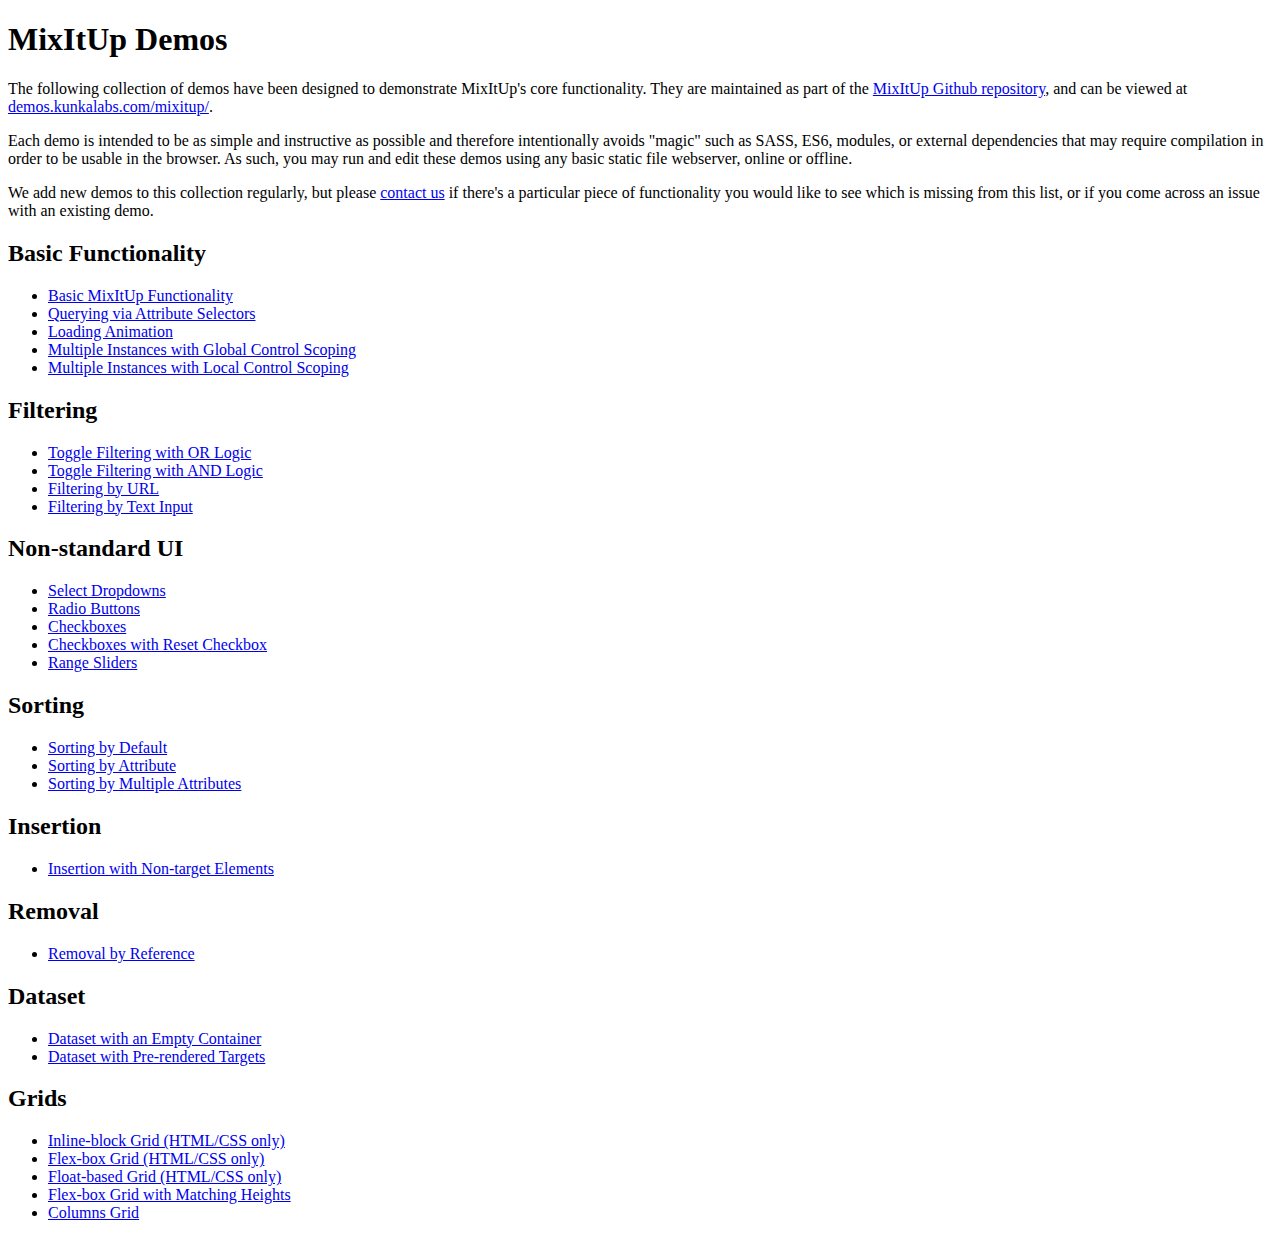
<file: assets/library/mixitup-v3/patrickkunka-mixitup-61dac05/demos/index.html>
<!DOCTYPE html>
<html>
    <head>
        <title>MixItUp Demos</title>
    </head>
    <body>
        <h1>MixItUp Demos</h1>

        <p>The following collection of demos have been designed to demonstrate MixItUp's core functionality. They are maintained as part of the <a href="https://github.com/patrickkunka/mixitup/tree/v3/demos">MixItUp Github repository</a>, and can be viewed at <a href="http://demos.kunkalabs.com/mixitup">demos.kunkalabs.com/mixitup/</a>.</p>

        <p>Each demo is intended to be as simple and instructive as possible and therefore intentionally avoids "magic" such as SASS, ES6, modules, or external dependencies that may require compilation in order to be usable in the browser. As such, you may run and edit these demos using any basic static file webserver, online or offline.</p>

        <p>We add new demos to this collection regularly, but please <a href="https://www.kunkalabs.com/contact-us/">contact us</a> if there's a particular piece of functionality you would like to see which is missing from this list, or if you come across an issue with an existing demo.</p>

        <h2>Basic Functionality</h2>

        <ul>
            <li><a href="./basic/">Basic MixItUp Functionality</a></li>
            <li><a href="./attribute-selectors/">Querying via Attribute Selectors</a></li>
            <li><a href="./loading-animation/">Loading Animation</a></li>
            <li><a href="./multiple-instances-global-control-scoping/">Multiple Instances with Global Control Scoping</a></li>
            <li><a href="./multiple-instances-local-control-scoping/">Multiple Instances with Local Control Scoping</a></li>
        </ul>

        <h2>Filtering</h2>

        <ul>
            <li><a href="./toggle-filtering-or-logic/">Toggle Filtering with OR Logic</a></li>
            <li><a href="./toggle-filtering-and-logic/">Toggle Filtering with AND Logic</a></li>
            <li><a href="./filtering-by-url/">Filtering by URL</a></li>
            <li><a href="./filtering-by-text-input/">Filtering by Text Input</a></li>
        </ul>

        <h2>Non-standard UI</h2>

        <ul>
            <li><a href="./select-dropdowns/">Select Dropdowns</a></li>
            <li><a href="./radio-buttons/">Radio Buttons</a></li>
            <li><a href="./checkboxes/">Checkboxes</a></li>
            <li><a href="./checkboxes-with-reset-checkbox/">Checkboxes with Reset Checkbox</a></li>
            <li><a href="./filtering-by-range/">Range Sliders</a></li>
        </ul>

        <h2>Sorting</h2>

        <ul>
            <li><a href="./sorting-by-default/">Sorting by Default</a></li>
            <li><a href="./sorting-by-attribute/">Sorting by Attribute</a></li>
            <li><a href="./sorting-by-multiple-attributes/">Sorting by Multiple Attributes</a></li>
        </ul>

        <h2>Insertion</h2>

        <ul>
            <li><a href="./insertion-non-target-elements/">Insertion with Non-target Elements</a></li>
        </ul>

        <h2>Removal</h2>

        <ul>
            <li><a href="./removal-by-reference/">Removal by Reference</a></li>
        </ul>

        <h2>Dataset</h2>

        <ul>
            <li><a href="./dataset-empty-container/">Dataset with an Empty Container</a></li>
            <li><a href="./dataset-pre-rendered-targets/">Dataset with Pre-rendered Targets</a></li>
        </ul>

        <h2>Grids</h2>

        <ul>
            <li><a href="./grid-inline-block/">Inline-block Grid (HTML/CSS only)</a></li>
            <li><a href="./grid-flex-box/">Flex-box Grid (HTML/CSS only)</a></li>
            <li><a href="./grid-floats/">Float-based Grid (HTML/CSS only)</a></li>
            <li><a href="./grid-flex-box-matching-heights/">Flex-box Grid with Matching Heights</a></li>
            <li><a href="./grid-columns/">Columns Grid</a></li>
        </ul>
    </body>
</html>
</file>
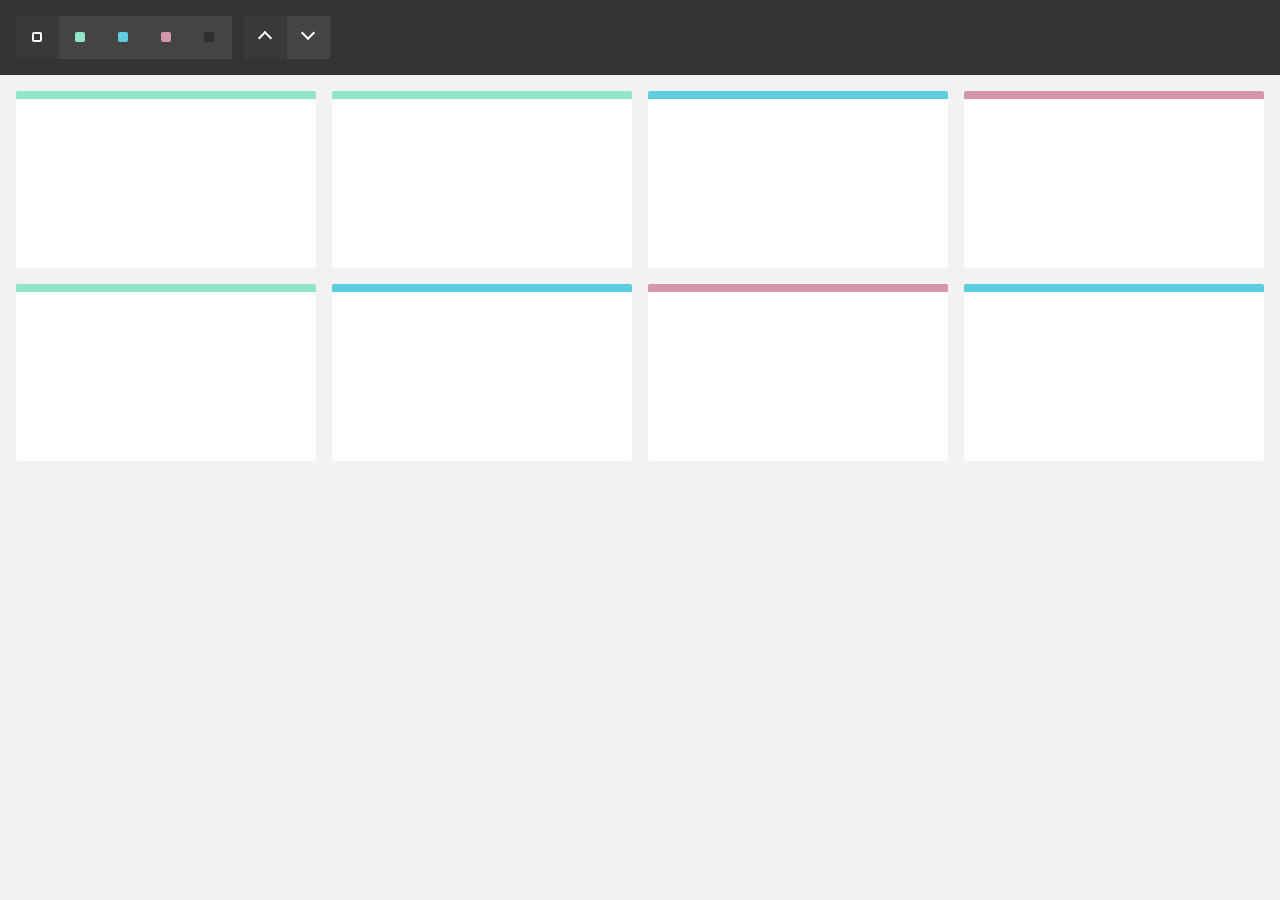
<file: assets/library/mixitup-v3/patrickkunka-mixitup-61dac05/demos/attribute-selectors/index.html>
<!DOCTYPE html>
<html>
    <head>
        <meta name="viewport" content="width=device-width, initial-scale=1">

        <link href="../reset.css" rel="stylesheet"/>
        <link href="./style.css" rel="stylesheet"/>

        <title>MixItUp Demo - Querying via Attribute Selectors</title>
    </head>
    <body>
        <div class="controls">
            <button type="button" class="control" data-filter="all">All</button>
            <button type="button" class="control" data-filter=".green">Green</button>
            <button type="button" class="control" data-filter=".blue">Blue</button>
            <button type="button" class="control" data-filter=".pink">Pink</button>
            <button type="button" class="control" data-filter="none">None</button>

            <button type="button" class="control" data-sort="default:asc">Asc</button>
            <button type="button" class="control" data-sort="default:desc">Desc</button>
        </div>

        <div class="container" data-ref="mixitup-container">
            <div class="item green" data-ref="mixitup-target"></div>
            <div class="item green" data-ref="mixitup-target"></div>
            <div class="item blue" data-ref="mixitup-target"></div>
            <div class="item pink" data-ref="mixitup-target"></div>
            <div class="item green" data-ref="mixitup-target"></div>
            <div class="item blue" data-ref="mixitup-target"></div>
            <div class="item pink" data-ref="mixitup-target"></div>
            <div class="item blue" data-ref="mixitup-target"></div>

            <div class="gap"></div>
            <div class="gap"></div>
            <div class="gap"></div>
        </div>

        <script src="../mixitup.min.js"></script>

        <script>
            var containerEl = document.querySelector('[data-ref~="mixitup-container"]');

            var mixer = mixitup(containerEl, {
                selectors: {
                    target: '[data-ref~="mixitup-target"]'
                }
            });
        </script>
    </body>
</html>
</file>
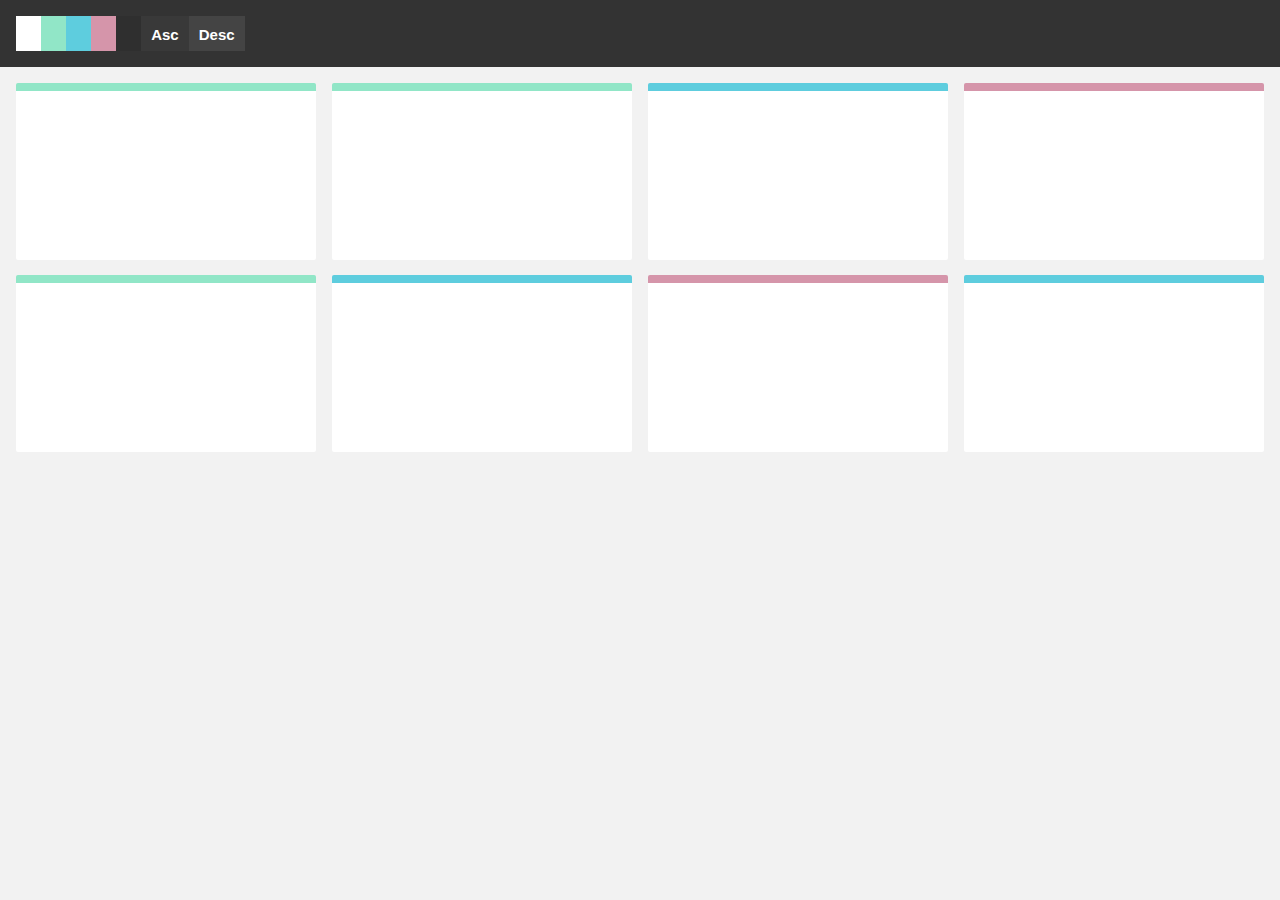
<file: assets/library/mixitup-v3/patrickkunka-mixitup-61dac05/demos/basic-ie-8/index.html>
<!DOCTYPE html>
<html>
    <head>
        <meta name="viewport" content="width=device-width, initial-scale=1">

        <link href="../reset.css" rel="stylesheet"/>
        <link href="./style.css" rel="stylesheet"/>

        <title>MixItUp Demo - Basic (IE8 Compatible Layout)</title>
    </head>
    <body>
        <div class="controls">
            <button type="button" class="control" data-filter="all"></button>
            <button type="button" class="control" data-filter=".green"></button>
            <button type="button" class="control" data-filter=".blue"></button>
            <button type="button" class="control" data-filter=".pink"></button>
            <button type="button" class="control" data-filter="none"></button>

            <button type="button" class="control" data-sort="default:asc">Asc</button>
            <button type="button" class="control" data-sort="default:desc">Desc</button>
        </div>

        <div class="container">
            <div class="mix green"></div>
            <div class="mix green"></div>
            <div class="mix blue"></div>
            <div class="mix pink"></div>
            <div class="mix green"></div>
            <div class="mix blue"></div>
            <div class="mix pink"></div>
            <div class="mix blue"></div>

            <div class="gap"></div>
            <div class="gap"></div>
            <div class="gap"></div>
        </div>

        <script src="../mixitup.min.js"></script>

        <script>
            var containerEl = document.querySelector('.container');

            var mixer = mixitup(containerEl);
        </script>
    </body>
</html>
</file>
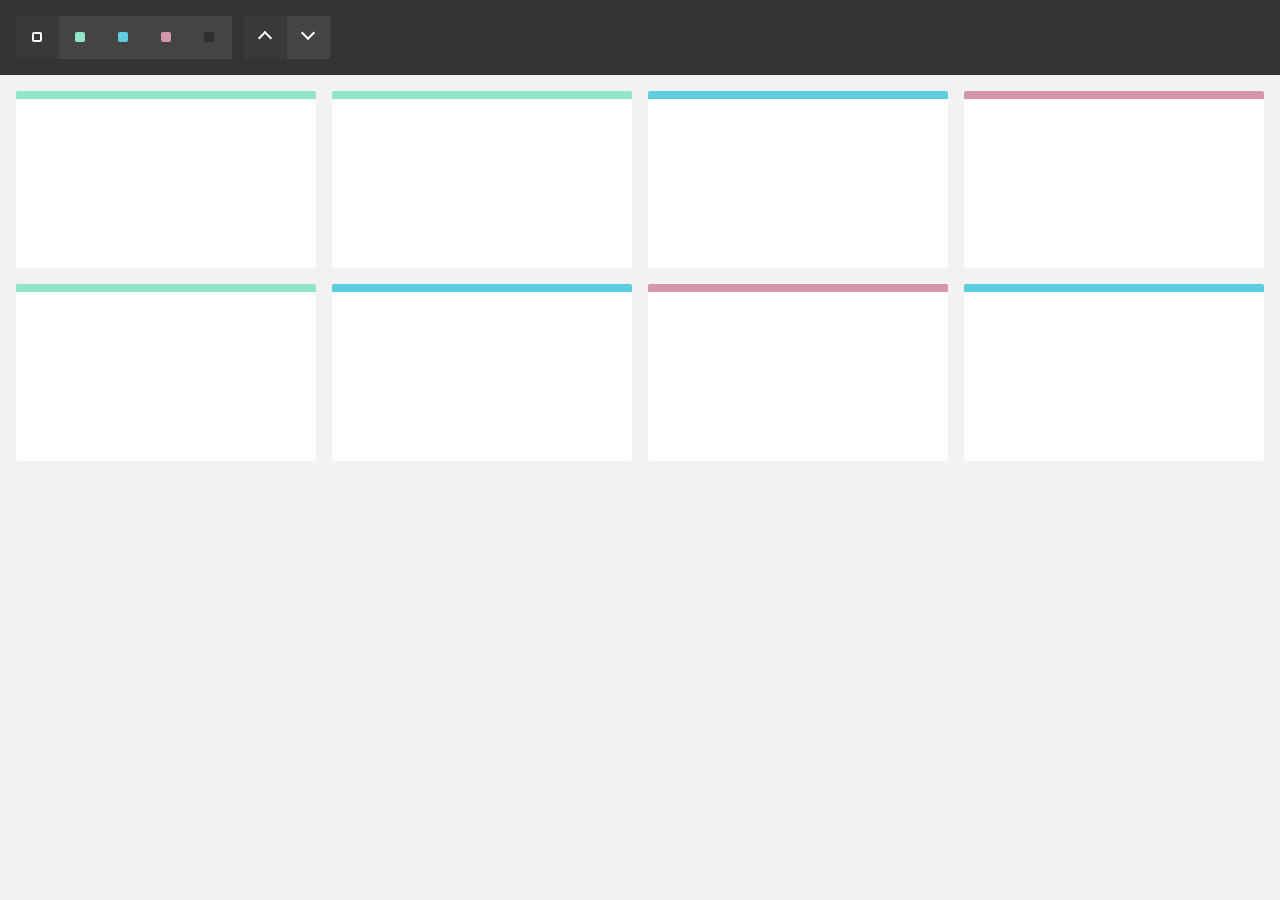
<file: assets/library/mixitup-v3/patrickkunka-mixitup-61dac05/demos/basic/index.html>
<!DOCTYPE html>
<html>
    <head>
        <meta name="viewport" content="width=device-width, initial-scale=1">

        <link href="../reset.css" rel="stylesheet"/>
        <link href="./style.css" rel="stylesheet"/>

        <title>MixItUp Demo - Basic</title>
    </head>
    <body>
        <div class="controls">
            <button type="button" class="control" data-filter="all">All</button>
            <button type="button" class="control" data-filter=".green">Green</button>
            <button type="button" class="control" data-filter=".blue">Blue</button>
            <button type="button" class="control" data-filter=".pink">Pink</button>
            <button type="button" class="control" data-filter="none">None</button>

            <button type="button" class="control" data-sort="default:asc">Asc</button>
            <button type="button" class="control" data-sort="default:desc">Desc</button>
        </div>

        <div class="container">
            <div class="mix green"></div>
            <div class="mix green"></div>
            <div class="mix blue"></div>
            <div class="mix pink"></div>
            <div class="mix green"></div>
            <div class="mix blue"></div>
            <div class="mix pink"></div>
            <div class="mix blue"></div>

            <div class="gap"></div>
            <div class="gap"></div>
            <div class="gap"></div>
        </div>

        <script src="../mixitup.min.js"></script>

        <script>
            var containerEl = document.querySelector('.container');

            var mixer = mixitup(containerEl);
        </script>
    </body>
</html>
</file>
<file: Color-Game/style.css>
body{
	padding: 0;
	margin: 0; 
}
h1,h2,h3,h4,h5,h6{
	padding: 0;
	margin: 0;
}
p{
	padding: 0;
	margin: 0;
	font-size: 23px;
	letter-spacing: 3px;
}
.col-{
	padding: 0;
}
.header{
	min-height: 258px;
	background-color: #3C76AE;
	color: #fff;
	text-transform: uppercase;
}
.header p:nth-of-type(1){
	font-size: 26px;
	
}
.header p:nth-of-type(2){
	font-size: 36px

	
}
.header p:nth-of-type(3){
	font-size: 26px;
	
}

.congText{
	font-size: 27px;
	font-weight: 400;
	color: transparent;
	text-transform: uppercase;
	transition: 1s ease;

}
.main-block{
	background-color: #201F20;
	height: 665px;
}
.block{
	height: 150px;
	border-radius: 20px;
	
}
.second-block{
	height: 150px;
	border-radius: 20px;
	background-color: grey;
}
.noneDisplay{
	background-color: transparent;
	transition: 1s;
}

button{
	text-transform: uppercase;
}


@media screen and (max-width: 500px) {
	.btnRight{
		

	}
 

}
</file>
<file: E-Commerce/css/style.css>
body {
  margin: 0;
  padding: 0;
  -webkit-box-sizing: border-box;
          box-sizing: border-box;
  font-family: 'Bebas Neue', cursive;
}

.top-nav ul {
  display: -webkit-box;
  display: -ms-flexbox;
  display: flex;
  -ms-flex-pack: distribute;
      justify-content: space-around;
  -webkit-box-align: center;
      -ms-flex-align: center;
          align-items: center;
  margin: 0;
  padding: 0;
}

.logo {
  font-family: 'Lobster', cursive;
  color: #3cc3b5;
  font-size: 3rem;
  margin: 0;
}

form input {
  width: 440px;
  height: 40px;
  margin: 25px 0 0 0;
  border: 2px solid #e1e1e1;
  border-radius: 5px;
  -webkit-border-radius: 5px;
  -moz-border-radius: 5px;
  -ms-border-radius: 5px;
  -o-border-radius: 5px;
}

form input ::-webkit-input-placeholder {
  color: #e1e1e1;
}

form input :-ms-input-placeholder {
  color: #e1e1e1;
}

form input ::-ms-input-placeholder {
  color: #e1e1e1;
}

form input ::placeholder {
  color: #e1e1e1;
}

.cart {
  width: 110px;
  display: -webkit-box;
  display: -ms-flexbox;
  display: flex;
  -ms-flex-pack: distribute;
      justify-content: space-around;
}

.cart i {
  height: 25px;
  width: 25px;
  font-size: 35px;
  color: #3cc3b5;
}

.nav-down ul {
  display: -webkit-box;
  display: -ms-flexbox;
  display: flex;
  list-style: none;
  background: #3cc3b5;
  height: 10vh;
}

.nav-down ul li {
  display: inline-block;
  padding: 5px 25px;
  text-transform: uppercase;
  color: #fff;
  font-size: 18px;
  border-right: 2px solid #fff;
}

.nav-down ul li:hover {
  cursor: pointer;
  opacity: .7;
  border-bottom: 2px solid #fff;
}

.slider-section {
  height: 70vh;
  background: #3cc3b5;
}

.down-slider {
  margin: 20px 0 0 0;
  display: -webkit-box;
  display: -ms-flexbox;
  display: flex;
  -webkit-box-pack: center;
      -ms-flex-pack: center;
          justify-content: center;
}

.product-item {
  display: -webkit-box;
  display: -ms-flexbox;
  display: flex;
  margin: 0 100px 0 0;
  padding: 0 30px 0 0;
  border-right: 1px solid #333;
}

.product-item img {
  width: auto;
  height: auto;
}

.image-block img {
  margin: 1% 0 0 0;
}

.product-descr {
  margin: 0 0 0 10px;
  display: -webkit-box;
  display: -ms-flexbox;
  display: flex;
  -webkit-box-orient: vertical;
  -webkit-box-direction: normal;
      -ms-flex-direction: column;
          flex-direction: column;
  -webkit-box-pack: space-evenly;
      -ms-flex-pack: space-evenly;
          justify-content: space-evenly;
}

.product-descr h4 {
  font-size: 27px;
  text-transform: uppercase;
  color: #afafaf;
  margin: 0;
  font-weight: 400;
}

.shop {
  background: #3cc3b5;
  color: #fff;
  text-transform: uppercase;
  outline: none;
  border: none;
  padding: 10px;
  border-radius: 5px;
  transition: .6s ease;
  -webkit-transition: .6s ease;
  -moz-transition: .6s ease;
  -ms-transition: .6s ease;
  -o-transition: .6s ease;
  -webkit-border-radius: 5px;
  -moz-border-radius: 5px;
  -ms-border-radius: 5px;
  -o-border-radius: 5px;
}

.shop:hover {
  cursor: pointer;
  color: #3cc3b5;
  background: #fff;
}

.featured-product {
  height: 10vh;
  background: #3cc3b5;
  text-align: left;
  padding: 10px 10px;
}

.featured-product h2 {
  color: #fff;
  text-transform: uppercase;
  font-weight: 500;
  margin: 0 0 0 10%;
}

.main-wrapper {
  display: -webkit-box;
  display: -ms-flexbox;
  display: flex;
  -webkit-box-pack: center;
      -ms-flex-pack: center;
          justify-content: center;
  margin: 50px 0;
}

.main-product {
  border: 1px solid #e4e4e4;
  display: -webkit-box;
  display: -ms-flexbox;
  display: flex;
  -webkit-box-orient: vertical;
  -webkit-box-direction: normal;
      -ms-flex-direction: column;
          flex-direction: column;
  text-align: center;
  width: 255px;
  height: 255px;
  margin: 10px 10px;
  transition: .6s ease;
  -webkit-transition: .6s ease;
  -moz-transition: .6s ease;
  -ms-transition: .6s ease;
  -o-transition: .6s ease;
}

.main-product:hover {
  border-bottom: 3px solid #3cc3b5;
  cursor: pointer;
}

.image-cell {
  max-height: 120px;
}

.image-cell img {
  width: auto;
  height: auto;
}

.text-cell h4 {
  text-transform: uppercase;
  color: #afafaf;
  font-size: 18px;
}

.price {
  display: -webkit-box;
  display: -ms-flexbox;
  display: flex;
  -webkit-box-pack: space-evenly;
      -ms-flex-pack: space-evenly;
          justify-content: space-evenly;
}

.price p {
  text-transform: uppercase;
  color: #afafaf;
  font-size: 18px;
}

footer {
  display: -webkit-box;
  display: -ms-flexbox;
  display: flex;
  -webkit-box-pack: center;
      -ms-flex-pack: center;
          justify-content: center;
  background: #3cc3b5;
  color: #fff;
  padding: 20px 20px;
}

footer h4 {
  text-transform: uppercase;
}

footer ul {
  margin: 0 2%;
  list-style: none;
}

.copyright {
  height: 50px;
  width: 100%;
  background: #2da89b;
  text-align: center;
}

.copyright p {
  margin: 0;
  padding: 10px 0;
  color: #fff;
}

* {
  -webkit-box-sizing: border-box;
          box-sizing: border-box;
}

body {
  font-family: Verdana, sans-serif;
  margin: 0;
}

/* .mySlides {
    display: none
} */
.image-block {
  text-align: center;
}

.mySlides {
  width: 80%;
  display: -webkit-box;
  display: -ms-flexbox;
  display: flex;
}

img {
  vertical-align: middle;
}

/* Slideshow container */
.slideshow-container {
  display: -webkit-box;
  display: -ms-flexbox;
  display: flex;
  -webkit-box-pack: center;
      -ms-flex-pack: center;
          justify-content: center;
  position: relative;
  margin: auto;
}

/* Next & previous buttons */
.prev, .next {
  cursor: pointer;
  position: absolute;
  top: 50%;
  width: auto;
  padding: 16px;
  margin-top: -22px;
  color: white;
  font-weight: bold;
  font-size: 18px;
  -webkit-transition: 0.6s ease;
  transition: 0.6s ease;
  border-radius: 0 3px 3px 0;
  -webkit-user-select: none;
     -moz-user-select: none;
      -ms-user-select: none;
          user-select: none;
}

/* Position the "next button" to the right */
.next {
  right: 0;
  border-radius: 3px 0 0 3px;
}

/* On hover, add a black background color with a little bit see-through */
.prev:hover, .next:hover {
  background-color: rgba(0, 0, 0, 0.8);
}

/* Caption text */
.text {
  color: #f2f2f2;
  text-align: center;
}

/* Number text (1/3 etc) */
.numbertext {
  color: #f2f2f2;
  font-size: 12px;
  padding: 8px 12px;
  position: absolute;
  top: 0;
}

.dots {
  position: absolute;
  bottom: -35px;
}

/* The dots/bullets/indicators */
.dot {
  cursor: pointer;
  height: 15px;
  width: 15px;
  margin: 0 2px;
  background-color: #09766b;
  border-radius: 50%;
  display: inline-block;
  -webkit-transition: background-color 0.6s ease;
  transition: background-color 0.6s ease;
}

.active, .dot:hover {
  background-color: #98e3db;
}

/* Fading animation */
.fade {
  -webkit-animation-name: fade;
  -webkit-animation-duration: 1.5s;
  animation-name: fade;
  animation-duration: 1.5s;
}

@-webkit-keyframes fade {
  from {
    opacity: .4;
  }
  to {
    opacity: 1;
  }
}

@keyframes fade {
  from {
    opacity: .4;
  }
  to {
    opacity: 1;
  }
}

/* On smaller screens, decrease text size */
@media only screen and (max-width: 300px) {
  .prev, .next, .text {
    font-size: 11px;
  }
}
/*# sourceMappingURL=style.css.map */
</file>
<file: Luxury Restaurant/style/style.css>
body{
	font-family: 'Sintony', sans-serif;
	margin:0;
	padding:0;
	color: #868a8e;
}
ul,li {
	display: block;
	margin: 0;
	padding: 0;
}

h1,h2,h3,h4,h5,h6{

	font-family: 'Playfair Display', serif;
	font-weight: 700;
	color: #14141d;

}

.active{
	color: #fea100;
}
.navLink:hover{
	opacity: .7;
	border-bottom: 1px solid #fea100;
}
.navbar-top{
	z-index: 900;
	width: 100%;
	height: 10vh;
	position: fixed;
	top: 0;
	left: 0;
	display: flex;
	align-items: center;
	background: rgba(0,0,0,0.6);

}
.dark{
	background: rgba(0,0,0,0.7);
	height: 100vh;
}
.navItems{
	display: flex;
	justify-content: space-around;
	width: 40%;
	margin-left: auto;
}
.show-items{
	display: block;
}
.navItem{
	margin: 0 10px;
}
.navLink{
	color: #fff;
	text-transform: uppercase;
}
.close-span{
	font-size: 40px;
	color: red;
	margin: 0 10px;
	display: none;
}
.burger{
	position: relative;
	width: 30px;
	height: 100%;
	left: 0;
	margin: 0 5%;
	display: none;
}
.line1,
.line2,
.line3{
	position: absolute;
	width: 30px;
	height: 3px;
	background: #fea100;;
}
.line1{
	
}
.line2{
	top: 10px;
}
.line3{
	top: 20px;

}
.cta{
	background: #fea100;
	border: none;
	color: #fff;
	font-size: 14px;
	border-radius: 3px;
	padding: 16px;
	margin-top: -5px;
	width: 200px;
    cursor: pointer;
    font-weight: 700;
    transition:  1s ease;
 }
 .cta:hover{
	opacity: .7;
	transition: 1s ease;
 }
.order-img{
	margin-right: 14px;
	height: 20px;
}
.main-header{
	padding: 24px 0;
}
.offer{
 	background: url('../img/first-bg.jpg') no-repeat center top;
 	height: 80vh;
 	width: 100%;
}
.title{
	padding-top: 220px ;
	padding-bottom:  250px ;

}
.title-heading{
	font-family: 'Playfair Display', serif;
	font-weight: 700;
	color:#fff;
	margin: 0;
	font-size: 56px;

}
.title-intro{
	font-family: 'Playfair Display', serif;
	font-size: 40px;
	font-weight: 700;
	color:#fff;
	margin: 0;
}

.span{
	color: #fea100;
}

.call{
	background: #edf1f3;
	padding: 30px 0;
	border-bottom: 1px solid #dde3e7;
}

.phone{
  	background: url('../img/phone.png') no-repeat left center;
  	width: 450px;

}

.phone-text{
	font-size: 2rem;
    font-weight: bold;
	color: #14141d;
	text-transform: uppercase;
}
.phone-text span{
  	color: #fea100;
	font-size: 16px;
	margin-top: -4px;
	display: block;
}
.phone-digits{
	font-size: 2rem;
 	font-weight: bold;
 	font-family: 'Playfair Display', serif;
    color: #14141d;

}

.about{
	padding-bottom: 3%;

}
.history{
	height: 150px;

}
.history p{
	color: #9CA089;

}
.history-title{
  	font-size: 35px;
 	font-family: 'Playfair Display', serif;
 	color: #14141d;
 	font-weight: bold;

}
.history-text{
	font-size: 14px;
	color: 	#5c6369;
	font-family: 'Sintony', sans-serif;
	margin: 0 0 48px 0;
	
}
.history h3{
	color: #333;
}
.hiden-text{
	display: none;
 	transition: 1s;
 	margin: 10% 0;
    letter-spacing: .1em;
}
.show-text{
	height: 100px;
	overflow: visible;
 	transition: 1s;
}

.history-button{
	border:none;
	border-radius: 10px;
	}
.history-button a{
 	color: #fff;
 	text-transform: uppercase;
 	font-size: 14px;
 	font-weight: bold;
 	padding: 10px 0;
 	text-decoration: none;
}
.food-images-item{
 	margin-bottom: 10px;
 	transition: 1s ease;

}
.food-images-item:hover{
	cursor: pointer;
	transition: 1s ease;
	transform: scale(1.2);
}
.food-images_down{
	margin-top: 115px;

}
.food-images_up{
	margin-top: 65px;


}
.special{
	background:url('../img/third-bg.jpg') no-repeat top center/cover; 
	height: 300px;
	display: block;
}
.special-title{
	text-align: center;

}
.today{
	font-size: 35px;
	font-weight: bold;
	font-family: 'Playfair Display', serif;
    color: #fff;
    padding-top: 140px;

}
.menu{
	margin-top: 50px;
}

.food{
	text-align: center;
	box-shadow: 0 20px 90px rgba(0,0,0,0.15);	
	margin-bottom: 0px;
    margin-top: 30px;
    transition: 1s;
}
.food-img{
 	margin-bottom: 45px;

}
.food:hover{
	cursor: pointer;
	transition: 0.5S;
	box-shadow: 2px 10px 30px 5px grey
}
.food-title{
	font-size: 26px;
	margin-bottom: 10px;	
}
.food-desc{
	font-size: 1rem;
	padding: 0 50px;
	padding-bottom: 64px ; 
}
.food-del{

	text-transform: uppercase;
	font-size: 13px;
	color: #000;
	font-weight: 700;
	width: 78px;
	text-align: left;
	border-right: 1px solid #dbddde;
	margin-top: 20px;

}
.food-del span{
 
	color: #fe4c8d;
	text-transform: uppercase;
	font-size: 13px;
	font-weight: 700;

} 
.food-details{

	border-top: 1px solid #dbddde;
	margin: 0 45px; 
}
.food-phone{
	font-size: 26px;
	font-weight: 700;
	font-family: 'Sintony', sans-serif;
	color: #14141d;
	margin: 20px ;
}
.food-price{
	font-size: 30px;
	font-family: 'Playfair Display', serif;
	font-weight: 700;
	color: #fea100;
    margin: 15px 0 ;
 }
.footer{

	background: #373844;
	color: #7e8289;	
    text-transform: uppercase;
    margin-top: 42%;		
}

.socials{
	margin-top: 50px;


}
.socials-item {
 	border-radius: 50%;

}

.socials-item a{
 	width: 50px;	
 	height: 50px;	
  	display: block;	
}

.socials-item-fb{

	background: #3b5998 url(../img/fb.png) no-repeat center center;
}
.socials-item-tw{

	background: #55acee url(../img/tw.png) no-repeat center center;
	margin: 0 7px; 
}
.socials-item-g{

	background: #dd4b39 url(../img/g.png) no-repeat center center;
}
.socials-item-fb:hover,
.socials-item-tw:hover,
.socials-item-g:hover{
	opacity: 0.5;
}
.left-line{

	height: 1px;	
	background: #adb2b7;
	width: 370px;	 

}
.all-rigth{
	text-align: center;
	color: #adb2b7;
}

.left-line,
.all-rigth{
	margin: 60px 0; 

}
.left-line{
	margin-top: 60px;

}
.modal2{

	position: fixed;
	width: 100%;
	height: 100%;
	left: 0;
	top: 0;
	z-index: 1000;
}
.modal2_overlay{
	
    display: none;
	background: rgba(0,0,0,0.7);
	position: fixed;
	width: 100%;
	height: 100%;
	left: 0;
	top: 0;
}
.modal2-body{
    text-align: center;
    width: 100%;
	height: 30%;
	position: fixed;
	left: 50%;
	top: 50%;
	transform: translate(-50%, -50%);
}
v
.par{
    margin: 90px auto; 
    font-size: 30px;
    color: rgba(200,0,0,0.8);
    }

 .show{
     display: block;
    
    }
.bettwen{
	background-color: #fff;
}
svg{
	font-size: 17px;
}
.book {
	z-index: 100;
	text-transform: uppercase;
	position: fixed;
	right: 0;
	top: 12%;
}


/*MEDIA QUERIES*/
@media screen and (max-width: 1550px){
 .footer{
	margin-top: 50%;
	}
}
@media screen and (max-width: 1850px){
 .footer{
	margin-top: 50%;
	}
}
@media screen and (max-width: 1350px){
 .footer{
	margin-top: 55%;
	}
}
@media screen and (max-width: 1150px){
 .footer{
	margin-top: 60%;
	}
}
@media screen and (max-width: 1070px){
 .footer{
	margin-top: 65%;
	}
	.pictures{
		margin: 100px 0 0 0;
	}
	.navbar-top{
		z-index: 900;
		width: 100%;
		align-content: center;
		margin: 0;
		justify-content: center;
		
	}
	.navItems{
		flex-direction: column;
		justify-content: center;
		width: 100%;
		height: 100%;
		text-align: center;
		margin: 40% 0;
		display: none;
	}
	.navItem{
		margin: 10px 0;
		font-size: 1.5rem;
	}
	.close-span{
		display: block;
	}
	.burger{
		width: 100%;
		height: 7%;
		background: rgba(0,0,0,0.5);
		display: block;
		position: absolute;
		top: 0;
		left: 0;
		margin: 0;

	}
}
@media screen and (max-width: 992px){
.logo{
    width: 40%;
}
.menu ul{
	flex-direction: column;
}
.menu ul li {
 	margin: 0 auto;
 	font-size: 35px;
 	padding: 20px 0;
}
.book{
	margin: 20px auto;
	height: 70px;
	width: 100%;
	font-size: 25px;
}
.order-img{
	height: 40px;

}
.phone-text{
 	font-size: 25px;
}
.phone-text span{
 	font-size: 2.7rem;

}
.phone-digits{
	font-size: 2rem;
	width: 100%;
}
.footer{
	margin-top:  1500px ;
	height: 200px;
}
.socials {
	margin: 5% 0 0 0;
}
.socials-item a{
	height: 70px;
	width: 70px;
}
.all-rigth{
	margin: 20px ;
}
.left-line{
 	display: none;
}
}
@media screen and (max-width: 778px){
	.food-title p{
		font-size: 1.5rem;
	}
	.food-images-item{
		width: 100%;
	}
	.navbar{
		flex-direction: column !important;
	}

}

 
@media screen and (max-width: 576px){
	 p{
		font-size: 1rem;
	}
	.book {
     margin: 0;
     height: auto; 
     width: 100%;
     text-transform: uppercase;
 }
	.history-title{
		font-size: 3rem;
	}
	.history h3{
		font-size: 1.5rem;
	}
	.phone-digits span {
		font-size: 2.9rem;
	}
	.cta{
		width: 100%;
		font-size: 2rem;
		margin: 10px 0 0 0;

	}
	.food-images-item{
		width: 100%;
	}
	.today{
		font-size: 3rem;
	}
	.food-title{
		font-size: 2.9rem;
	}
	.food-desc{
		font-size: 1.4rem;
		padding: 0;
	}
	.food-del{
	 width: 100%; 
     border-right: none;
     font-size: 1.5rem;
	}
	.food-del span {
		font-size: 1.5rem;
	}
	.food-details{
		flex-direction: column;
		
}
	.food-phone{
		margin: 0;
		padding: 5px;
	}
	.food-price{
		margin: 0 0 17px !important;
	}
	.footer{
		margin-top: 1650px;
	}


}
</file>
<file: assets/library/mixitup-v3/patrickkunka-mixitup-61dac05/demos/attribute-selectors/style.css>
html,
body {
    height: 100%;
    background: #f2f2f2;
}

*,
*:before,
*:after {
    box-sizing: border-box;
}

/* Controls
---------------------------------------------------------------------- */

.controls {
    padding: 1rem;
    background: #333;
    font-size: 0.1px;
}

.control {
    position: relative;
    display: inline-block;
    width: 2.7rem;
    height: 2.7rem;
    background: #444;
    cursor: pointer;
    font-size: 0.1px;
    color: white;
    transition: background 150ms;
}

.control:hover {
    background: #3f3f3f;
}

.control[data-filter]:after {
    content: '';
    position: absolute;
    width: 10px;
    height: 10px;
    top: calc(50% - 6px);
    left: calc(50% - 6px);
    border: 2px solid currentColor;
    border-radius: 2px;
    background: currentColor;
    transition: background-color 150ms, border-color 150ms;
}

.control[data-sort]:after {
    content: '';
    position: absolute;
    width: 10px;
    height: 10px;
    border-top: 2px solid;
    border-left: 2px solid;
    top: calc(50% - 6px);
    left: calc(50% - 6px);
    transform:  translateY(1px) rotate(45deg);
}

.control[data-sort*=":desc"]:after {
    transform:  translateY(-4px) rotate(-135deg);
}

.mixitup-control-active {
    background: #393939;
}

.mixitup-control-active[data-filter]:after {
    background: transparent;
}

.control:first-of-type {
    border-radius: 3px 0 0 3px;
}

.control:last-of-type {
    border-radius: 0 3px 3px 0;
}

.control[data-filter] + .control[data-sort] {
    margin-left: .75rem;
}

.control[data-filter=".green"] {
    color: #91e6c7;
}

.control[data-filter=".blue"] {
    color: #5ecdde;
}

.control[data-filter=".pink"] {
    color: #d595aa;
}

.control[data-filter="none"] {
    color: #2f2f2f;
}

/* Container
---------------------------------------------------------------------- */

.container {
    padding: 1rem;
    text-align: justify;
    font-size: 0.1px;
}

.container:after {
    content: '';
    display: inline-block;
    width: 100%;
}

/* Grid Items
---------------------------------------------------------------------- */

.item,
.gap {
    display: inline-block;
    vertical-align: top;
}

.item {
    background: #fff;
    border-top: .5rem solid currentColor;
    border-radius: 2px;
    margin-bottom: 1rem;
    position: relative;
}

.item:before {
    content: '';
    display: inline-block;
    padding-top: 56.25%;
}

.item.green {
    color: #91e6c7;
}

.item.pink {
    color: #d595aa;
}

.item.blue {
    color: #5ecdde;
}

/* Grid Breakpoints
---------------------------------------------------------------------- */

/* 2 Columns */

.item,
.gap {
    width: calc(100%/2 - (((2 - 1) * 1rem) / 2));
}

/* 3 Columns */

@media screen and (min-width: 541px) {
    .item,
    .gap {
        width: calc(100%/3 - (((3 - 1) * 1rem) / 3));
    }
}

/* 4 Columns */

@media screen and (min-width: 961px) {
    .item,
    .gap {
        width: calc(100%/4 - (((4 - 1) * 1rem) / 4));
    }
}

/* 5 Columns */

@media screen and (min-width: 1281px) {
    .item,
    .gap {
        width: calc(100%/5 - (((5 - 1) * 1rem) / 5));
    }
}
</file>
<file: assets/library/mixitup-v3/patrickkunka-mixitup-61dac05/demos/basic-ie-8/style.css>
html,
body {
    height: 100%;
    background: #f2f2f2;
}

*,
*:before,
*:after {
    box-sizing: border-box;
}

/* Controls
---------------------------------------------------------------------- */

.controls {
    padding: 16px;
    background: #333;
    font-size: 0.1px;
}

.control {
    position: relative;
    display: inline-block;
    vertical-align: top;
    padding: 10px;
    font-size: 15px;
    height: 35px;
    min-width: 25px;
    background: #444;
    cursor: pointer;
    color: white;
    font-weight: 800;
    transition: background 150ms;
}

.control:hover {
    background: #3f3f3f;
}

.control[data-sort*=":desc"]:after {
    transform:  translateY(-4px) rotate(-135deg);
}

.mixitup-control-active {
    background: #393939;
}

.control[data-filter="all"] {
    background: #fff;
}

.control[data-filter=".green"] {
    background: #91e6c7;
}

.control[data-filter=".blue"] {
    background: #5ecdde;
}

.control[data-filter=".pink"] {
    background: #d595aa;
}

.control[data-filter="none"] {
    background: #2f2f2f;
}

/* Container
---------------------------------------------------------------------- */

.container {
    padding: 16px;
    text-align: justify;
    font-size: 0.1px;
}

.container:after {
    content: '';
    display: inline-block;
    width: 100%;
}

/* Target Elements
---------------------------------------------------------------------- */

.mix,
.gap {
    display: inline-block;
    vertical-align: top;
}

.mix {
    background: #fff;
    border-top: 8px solid transparent;
    border-radius: 2px;
    margin-bottom: 1.25%;
    position: relative;
}

.mix:before {
    content: '';
    display: inline-block;
    padding-top: 56.25%;
}

.mix.green {
    border-top-color: #91e6c7;
}

.mix.pink {
    border-top-color: #d595aa;
}

.mix.blue {
    border-top-color: #5ecdde;
}

.mix,
.gap {
    width: 24%;
}
</file>
<file: assets/library/mixitup-v3/patrickkunka-mixitup-61dac05/demos/basic/style.css>
html,
body {
    height: 100%;
    background: #f2f2f2;
}

*,
*:before,
*:after {
    box-sizing: border-box;
}

/* Controls
---------------------------------------------------------------------- */

.controls {
    padding: 1rem;
    background: #333;
    font-size: 0.1px;
}

.control {
    position: relative;
    display: inline-block;
    width: 2.7rem;
    height: 2.7rem;
    background: #444;
    cursor: pointer;
    font-size: 0.1px;
    color: white;
    transition: background 150ms;
}

.control:hover {
    background: #3f3f3f;
}

.control[data-filter]:after {
    content: '';
    position: absolute;
    width: 10px;
    height: 10px;
    top: calc(50% - 6px);
    left: calc(50% - 6px);
    border: 2px solid currentColor;
    border-radius: 2px;
    background: currentColor;
    transition: background-color 150ms, border-color 150ms;
}

.control[data-sort]:after {
    content: '';
    position: absolute;
    width: 10px;
    height: 10px;
    border-top: 2px solid;
    border-left: 2px solid;
    top: calc(50% - 6px);
    left: calc(50% - 6px);
    transform:  translateY(1px) rotate(45deg);
}

.control[data-sort*=":desc"]:after {
    transform:  translateY(-4px) rotate(-135deg);
}

.mixitup-control-active {
    background: #393939;
}

.mixitup-control-active[data-filter]:after {
    background: transparent;
}

.control:first-of-type {
    border-radius: 3px 0 0 3px;
}

.control:last-of-type {
    border-radius: 0 3px 3px 0;
}

.control[data-filter] + .control[data-sort] {
    margin-left: .75rem;
}

.control[data-filter=".green"] {
    color: #91e6c7;
}

.control[data-filter=".blue"] {
    color: #5ecdde;
}

.control[data-filter=".pink"] {
    color: #d595aa;
}

.control[data-filter="none"] {
    color: #2f2f2f;
}

/* Container
---------------------------------------------------------------------- */

.container {
    padding: 1rem;
    text-align: justify;
    font-size: 0.1px;
}

.container:after {
    content: '';
    display: inline-block;
    width: 100%;
}

/* Target Elements
---------------------------------------------------------------------- */

.mix,
.gap {
    display: inline-block;
    vertical-align: top;
}

.mix {
    background: #fff;
    border-top: .5rem solid currentColor;
    border-radius: 2px;
    margin-bottom: 1rem;
    position: relative;
}

.mix:before {
    content: '';
    display: inline-block;
    padding-top: 56.25%;
}

.mix.green {
    color: #91e6c7;
}

.mix.pink {
    color: #d595aa;
}

.mix.blue {
    color: #5ecdde;
}

/* Grid Breakpoints
---------------------------------------------------------------------- */

/* 2 Columns */

.mix,
.gap {
    width: calc(100%/2 - (((2 - 1) * 1rem) / 2));
}

/* 3 Columns */

@media screen and (min-width: 541px) {
    .mix,
    .gap {
        width: calc(100%/3 - (((3 - 1) * 1rem) / 3));
    }
}

/* 4 Columns */

@media screen and (min-width: 961px) {
    .mix,
    .gap {
        width: calc(100%/4 - (((4 - 1) * 1rem) / 4));
    }
}

/* 5 Columns */

@media screen and (min-width: 1281px) {
    .mix,
    .gap {
        width: calc(100%/5 - (((5 - 1) * 1rem) / 5));
    }
}
</file>
<file: assets/css/sass/style.css>
.animate-section {
  max-height: 60vh;
}

.header {
  width: 100%;
  background: transparent;
}

.header-wrapper {
  position: absolute;
  top: 40%;
  left: 30%;
}

.header-wrapper h1 {
  color: #fff;
  font-size: 2.1rem;
  text-transform: uppercase;
  letter-spacing: .3rem;
  margin: 15px 0;
}

.logo-text {
  color: #fff;
}

.navbar {
  position: fixed;
  z-index: 888;
  top: 10%;
  left: 0;
  width: 100%;
  display: -webkit-box;
  display: -ms-flexbox;
  display: flex;
  -ms-flex-pack: distribute;
      justify-content: space-around;
  padding: 10px 0;
  transition: 1s ease;
  -webkit-transition: 1s ease;
  -moz-transition: 1s ease;
  -ms-transition: 1s ease;
  -o-transition: 1s ease;
}

.list-items {
  width: 30%;
  display: -webkit-box;
  display: -ms-flexbox;
  display: flex;
  -ms-flex-pack: distribute;
      justify-content: space-around;
  transition: 1s ease;
  -webkit-transition: 1s ease;
  -moz-transition: 1s ease;
  -ms-transition: 1s ease;
  -o-transition: 1s ease;
  z-index: 999 !important;
}

.item {
  list-style: none;
  transition: 1s ease;
  -webkit-transition: 1s ease;
  -moz-transition: 1s ease;
  -ms-transition: 1s ease;
  -o-transition: 1s ease;
}

.item a {
  position: relative;
  text-decoration: none;
  color: #fff;
  font-weight: 500;
  transition: .5s ease;
  -webkit-transition: .5s ease;
  -moz-transition: .5s ease;
  -ms-transition: .5s ease;
  -o-transition: .5s ease;
}

.item a:hover {
  color: #FE8264;
}

.item a:hover:before {
  width: 30px;
}

.item a:before {
  content: "";
  position: absolute;
  top: 0;
  bottom: -2px;
  width: 0;
  border-bottom: 2px solid #FE8264;
  transition: .5s ease;
  -webkit-transition: .5s ease;
  -moz-transition: .5s ease;
  -ms-transition: .5s ease;
  -o-transition: .5s ease;
}

.burger {
  width: 30px;
  height: 100%;
  margin: 0 5px 0 0;
  -webkit-box-align: center;
      -ms-flex-align: center;
          align-items: center;
  -webkit-box-pack: center;
      -ms-flex-pack: center;
          justify-content: center;
  display: none;
  cursor: pointer;
}

.burger div {
  width: 100%;
  height: 2px;
  margin: 7px 0;
  background: #fff;
  transition: 1s ease;
  -webkit-transition: 1s ease;
  -moz-transition: 1s ease;
  -ms-transition: 1s ease;
  -o-transition: 1s ease;
}

.line1 {
  margin: 7px 0;
}

.line2 {
  margin: 7px 0;
}

.line3 {
  margin: 7px 0;
}

.toggle .line1 {
  background: #941F52;
  transform: rotate(-45deg) translate(-6px, 6px);
  -webkit-transform: rotate(-45deg) translate(-6px, 6px);
  -moz-transform: rotate(-45deg) translate(-6px, 6px);
  -ms-transform: rotate(-45deg) translate(-6px, 6px);
  -o-transform: rotate(-45deg) translate(-6px, 6px);
  transition: 1s ease;
  -webkit-transition: 1s ease;
  -moz-transition: 1s ease;
  -ms-transition: 1s ease;
  -o-transition: 1s ease;
}

.toggle .line2 {
  opacity: 0;
}

.toggle .line3 {
  background: #941F52;
  transform: rotate(45deg) translate(-7px, -6px);
  -webkit-transform: rotate(45deg) translate(-7px, -6px);
  -moz-transform: rotate(45deg) translate(-7px, -6px);
  -ms-transform: rotate(45deg) translate(-7px, -6px);
  -o-transform: rotate(45deg) translate(-7px, -6px);
  transition: 1s ease;
  -webkit-transition: 1s ease;
  -moz-transition: 1s ease;
  -ms-transition: 1s ease;
  -o-transition: 1s ease;
}

.wrapper {
  width: 80%;
}

.scrolled {
  position: fixed;
  top: 0;
  left: 0;
  width: 100%;
  background: #3D017A;
  height: 15vh;
  -webkit-box-align: center;
      -ms-flex-align: center;
          align-items: center;
  transition: 1s ease;
  -webkit-transition: 1s ease;
  -moz-transition: 1s ease;
  -ms-transition: 1s ease;
  -o-transition: 1s ease;
}

.nav-active {
  width: 80% !important;
}

.background-image {
  position: absolute;
  top: 31%;
  left: 46%;
  width: 355px;
  height: 220px;
}

.gear {
  position: absolute;
  top: 48%;
  left: 21%;
  width: 50%;
  height: 50%;
  -webkit-animation-name: animate-gear;
          animation-name: animate-gear;
  -webkit-animation-duration: 52s;
          animation-duration: 52s;
  -webkit-animation-iteration-count: infinite;
          animation-iteration-count: infinite;
}

@-webkit-keyframes navLinkFade {
  from {
    opacity: 0;
  }
  to {
    opacity: 1;
  }
}

@keyframes navLinkFade {
  from {
    opacity: 0;
  }
  to {
    opacity: 1;
  }
}

.spotAbout {
  position: absolute;
  width: 330px;
  height: 330px;
  -webkit-animation-name: animate-spots;
          animation-name: animate-spots;
  -webkit-animation-duration: 8s;
          animation-duration: 8s;
  -webkit-animation-iteration-count: infinite;
          animation-iteration-count: infinite;
}

.image1 {
  top: 0%;
  left: 10%;
}

.image2 {
  top: 20%;
  left: 80%;
}

.profile-image {
  width: 400px;
  height: 400px;
}

.about-section {
  text-align: center;
  position: relative;
}

.about-wrapper {
  margin: 0 auto;
}

.about-section h2 {
  margin: 90px 0;
  color: #151948;
  font-size: 45px;
  letter-spacing: .3rem;
}

.about-block-left {
  width: 50%;
  margin: 0 auto;
}

.about-block-left p {
  font-size: 20px;
  color: #5e629c;
  margin: 0 0 40px 0;
}

.portfolio-section {
  -webkit-box-align: center;
      -ms-flex-align: center;
          align-items: center;
  text-align: center;
  background: black;
  padding: 3% 0;
}

.portfolio-section h2 {
  color: #fff;
  padding: 1% 0 1% 0;
  text-transform: uppercase;
  letter-spacing: .2rem;
}

.portfolio-section h2:hover {
  cursor: pointer;
}

.portfolio-block {
  position: relative;
  width: 50%;
  height: 400px;
  margin: 5% auto;
  overflow: hidden;
  background: url("../../img/cube-1963036_640.jpg") center top no-repeat;
  background-size: cover;
  transition: 1s ease;
  -webkit-transition: 1s ease;
  -moz-transition: 1s ease;
  -ms-transition: 1s ease;
  -o-transition: 1s ease;
}

.overlay {
  width: 100%;
  height: 100%;
  position: absolute;
  top: 0;
  left: -100%;
  background-color: #000;
  opacity: 0;
  transition: 1s ease;
  -webkit-transition: 1s ease;
  -moz-transition: 1s ease;
  -ms-transition: 1s ease;
  -o-transition: 1s ease;
}

.overlay:before {
  content: '';
  display: block;
  width: 100%;
  height: 100%;
  position: absolute;
  top: 0;
  left: 100%;
  background: #6E627A;
  -webkit-transition: 1s ease;
  transition: 1s ease;
  -webkit-transition: 2s ease;
  -moz-transition: 2s ease;
  -ms-transition: 2s ease;
  -o-transition: 2s ease;
}

.portfolio-block:hover > .overlay,
.portfolio-block:hover > .overlay:before {
  opacity: .6;
  top: 0;
  left: 0;
  cursor: pointer;
}

.portfolio-block:hover.portfolio-block a {
  z-index: 100 !important;
  opacity: 1;
  cursor: pointer;
}

.portfolio-block a {
  z-index: 100 !important;
  color: #fff;
  text-transform: uppercase;
  position: absolute;
  top: 50%;
  left: 50%;
  padding: 50%;
  -webkit-transform: translate(-50%, -50%);
          transform: translate(-50%, -50%);
  opacity: 0;
  transition: 1s ease;
  -webkit-transition: 1s ease;
  -moz-transition: 1s ease;
  -ms-transition: 1s ease;
  -o-transition: 1s ease;
}

@media screen and (max-width: 1050px) {
  .image1 {
    width: 150px;
    height: 150px;
    top: 10%;
    left: 10%;
  }
  .image2 {
    top: 40%;
    left: 78%;
    width: 150px;
    height: 150px;
  }
}

@media screen and (max-width: 920px) {
  .list-items {
    width: 50%;
  }
  .block1,
  .block2,
  .block3 {
    display: none;
  }
  .header-wrapper h1 {
    font-size: 2rem;
  }
}

@media screen and (max-width: 768px) {
  main {
    overflow: hidden;
  }
  .background-image {
    position: absolute;
    top: 31%;
    left: 53%;
    width: 355px;
    height: 220px;
  }
  .list-items {
    width: 0%;
    height: 80vh;
    position: absolute;
    -webkit-box-orient: vertical;
    -webkit-box-direction: normal;
        -ms-flex-direction: column;
            flex-direction: column;
    right: 0;
    top: 20vh;
    -webkit-box-align: center;
        -ms-flex-align: center;
            align-items: center;
    -ms-flex-pack: distribute;
        justify-content: space-around;
    background: rgba(0, 0, 0, 0.9);
  }
  .burger {
    display: block;
    position: fixed;
    top: 7%;
    right: 10%;
    height: 40px;
  }
  .item {
    opacity: 0;
  }
  /*  .portfolio-block{
     width: 80%;
     height: 100%;
    
   } */
  .background {
    height: 100vh;
    width: 100%;
    background: #020024;
    background: linear-gradient(173deg, #020024 0%, #7027ad 0%, rgba(154, 80, 219, 0.835469) 100%);
  }
  .header-wrapper h1 {
    font-size: 1.5rem;
  }
  .header-wrapper h1:nth-child(0) {
    padding: 10% 0 0 0;
  }
}

@media screen and (max-width: 568px) {
  .portfolio-block {
    width: 100%;
    max-height: 300px;
  }
  .profile-image {
    width: 70%;
    height: 70%;
  }
  .image1,
  .image2 {
    display: none;
  }
  .about-block-left {
    width: 90%;
    margin: 0 auto;
  }
  .background-image {
    display: none;
  }
}

/*Animation for mobile navbar (animate links)*/
@keyframes navLinkFade {
  from {
    opacity: 0;
  }
  to {
    opacity: 1;
  }
}

@-webkit-keyframes animate-blocks {
  0% {
    transform: translate(0px, 0px);
    -webkit-transform: translate(0px, 0px);
    -moz-transform: translate(0px, 0px);
    -ms-transform: translate(0px, 0px);
    -o-transform: translate(0px, 0px);
  }
  50% {
    transform: translate(0px, 30px);
    -webkit-transform: translate(0px, 30px);
    -moz-transform: translate(0px, 30px);
    -ms-transform: translate(0px, 30px);
    -o-transform: translate(0px, 30px);
  }
  100% {
    transform: translate(0px, 0px);
    -webkit-transform: translate(0px, 0px);
    -moz-transform: translate(0px, 0px);
    -ms-transform: translate(0px, 0px);
    -o-transform: translate(0px, 0px);
  }
}

@keyframes animate-blocks {
  0% {
    transform: translate(0px, 0px);
    -webkit-transform: translate(0px, 0px);
    -moz-transform: translate(0px, 0px);
    -ms-transform: translate(0px, 0px);
    -o-transform: translate(0px, 0px);
  }
  50% {
    transform: translate(0px, 30px);
    -webkit-transform: translate(0px, 30px);
    -moz-transform: translate(0px, 30px);
    -ms-transform: translate(0px, 30px);
    -o-transform: translate(0px, 30px);
  }
  100% {
    transform: translate(0px, 0px);
    -webkit-transform: translate(0px, 0px);
    -moz-transform: translate(0px, 0px);
    -ms-transform: translate(0px, 0px);
    -o-transform: translate(0px, 0px);
  }
}

@-webkit-keyframes animate-spots {
  0% {
    transform: translate(0px, 0px);
    -webkit-transform: translate(0px, 0px);
    -moz-transform: translate(0px, 0px);
    -ms-transform: translate(0px, 0px);
    -o-transform: translate(0px, 0px);
  }
  50% {
    transform: translate(0px, 30px);
    -webkit-transform: translate(0px, 30px);
    -moz-transform: translate(0px, 30px);
    -ms-transform: translate(0px, 30px);
    -o-transform: translate(0px, 30px);
  }
  100% {
    transform: translate(0px, 0px);
    -webkit-transform: translate(0px, 0px);
    -moz-transform: translate(0px, 0px);
    -ms-transform: translate(0px, 0px);
    -o-transform: translate(0px, 0px);
  }
}

@keyframes animate-spots {
  0% {
    transform: translate(0px, 0px);
    -webkit-transform: translate(0px, 0px);
    -moz-transform: translate(0px, 0px);
    -ms-transform: translate(0px, 0px);
    -o-transform: translate(0px, 0px);
  }
  50% {
    transform: translate(0px, 30px);
    -webkit-transform: translate(0px, 30px);
    -moz-transform: translate(0px, 30px);
    -ms-transform: translate(0px, 30px);
    -o-transform: translate(0px, 30px);
  }
  100% {
    transform: translate(0px, 0px);
    -webkit-transform: translate(0px, 0px);
    -moz-transform: translate(0px, 0px);
    -ms-transform: translate(0px, 0px);
    -o-transform: translate(0px, 0px);
  }
}

@-webkit-keyframes animate-gear {
  0% {
    transform: rotate(0deg);
    -webkit-transform: rotate(0deg);
    -moz-transform: rotate(0deg);
    -ms-transform: rotate(0deg);
    -o-transform: rotate(0deg);
  }
  50% {
    transform: rotate(180deg);
    -webkit-transform: rotate(180deg);
    -moz-transform: rotate(180deg);
    -ms-transform: rotate(180deg);
    -o-transform: rotate(180deg);
  }
  100% {
    transform: rotate(360deg);
    -webkit-transform: rotate(360deg);
    -moz-transform: rotate(360deg);
    -ms-transform: rotate(360deg);
    -o-transform: rotate(360deg);
  }
}

@keyframes animate-gear {
  0% {
    transform: rotate(0deg);
    -webkit-transform: rotate(0deg);
    -moz-transform: rotate(0deg);
    -ms-transform: rotate(0deg);
    -o-transform: rotate(0deg);
  }
  50% {
    transform: rotate(180deg);
    -webkit-transform: rotate(180deg);
    -moz-transform: rotate(180deg);
    -ms-transform: rotate(180deg);
    -o-transform: rotate(180deg);
  }
  100% {
    transform: rotate(360deg);
    -webkit-transform: rotate(360deg);
    -moz-transform: rotate(360deg);
    -ms-transform: rotate(360deg);
    -o-transform: rotate(360deg);
  }
}

.background-down {
  display: block;
  height: 10vh;
  width: 100%;
}

.block1 {
  position: absolute;
  top: 30%;
  left: 7%;
  -webkit-animation-name: animate-blocks;
          animation-name: animate-blocks;
  -webkit-animation-duration: 8s;
          animation-duration: 8s;
  -webkit-animation-iteration-count: infinite;
          animation-iteration-count: infinite;
}

.block2 {
  position: absolute;
  top: 35%;
  left: 12%;
  -webkit-animation-name: animate-blocks;
          animation-name: animate-blocks;
  -webkit-animation-duration: 8s;
          animation-duration: 8s;
  -webkit-animation-iteration-count: infinite;
          animation-iteration-count: infinite;
}

.block3 {
  position: absolute;
  top: 40%;
  left: 17%;
  -webkit-animation-name: animate-blocks;
          animation-name: animate-blocks;
  -webkit-animation-duration: 8s;
          animation-duration: 8s;
  -webkit-animation-iteration-count: infinite;
          animation-iteration-count: infinite;
}

footer {
  height: 10vh;
  background-color: #1E2256;
  -webkit-box-align: center;
      -ms-flex-align: center;
          align-items: center;
}

.wrapper-icons {
  width: 20%;
  padding: 20px 0 0 0;
  display: -webkit-box;
  display: -ms-flexbox;
  display: flex;
  -webkit-box-pack: center;
      -ms-flex-pack: center;
          justify-content: center;
}

.wrapper-icons img {
  width: 50px;
  height: 50px;
  margin: 0 5% 0 0;
  transition: .3s linear;
  -webkit-transition: .3s linear;
  -moz-transition: .3s linear;
  -ms-transition: .3s linear;
  -o-transition: .3s linear;
}

.wrapper-icons img:hover {
  opacity: .7;
  border: 1px solid #68557A;
  cursor: pointer;
  transform: translateY(-3px);
  -webkit-transform: translateY(-3px);
  -moz-transform: translateY(-3px);
  -ms-transform: translateY(-3px);
  -o-transform: translateY(-3px);
  border-radius: 50%;
  -webkit-border-radius: 50%;
  -moz-border-radius: 50%;
  -ms-border-radius: 50%;
  -o-border-radius: 50%;
}

* {
  margin: 0;
  padding: 0;
  -webkit-box-sizing: border-box;
          box-sizing: border-box;
  font-family: 'Reader Pro Regular', Helvetica, Arial, sans-serif !important;
}

.downloadIcon {
  width: 60px;
  height: 60px;
  cursor: pointer;
  transition: .5s ease;
  -webkit-transition: .5s ease;
  -moz-transition: .5s ease;
  -ms-transition: .5s ease;
  -o-transition: .5s ease;
}

.download-block p {
  position: absolute;
  top: 70px;
  left: 65px;
  color: #8840DE;
  letter-spacing: 1px;
  transition: .5s ease;
  -webkit-transition: .5s ease;
  -moz-transition: .5s ease;
  -ms-transition: .5s ease;
  -o-transition: .5s ease;
}

.download-block:hover p {
  cursor: pointer;
  left: -18px;
  transition: .5s ease;
  -webkit-transition: .5s ease;
  -moz-transition: .5s ease;
  -ms-transition: .5s ease;
  -o-transition: .5s ease;
}

.background {
  height: 130vh;
  width: 100%;
  background: url("../../img/Background.png") left top/cover no-repeat;
  background-attachment: fixed;
}

.contact-section {
  display: -webkit-box;
  display: -ms-flexbox;
  display: flex;
  -webkit-box-pack: center;
      -ms-flex-pack: center;
          justify-content: center;
}

@media screen and (max-width: 1050px) {
  .image2 {
    width: 150px;
    height: 150px;
  }
  .image2 {
    top: 40%;
    left: 78%;
    width: 150px;
    height: 150px;
  }
}
/*# sourceMappingURL=style.css.map */
</file>
<file: assets/css/animation/animation.css>
/*Animation for mobile navbar (animate links)*/
@-webkit-keyframes navLinkFade {
  from {
    opacity: 0;
  }
  to {
    opacity: 1;
  }
}
@keyframes navLinkFade {
  from {
    opacity: 0;
  }
  to {
    opacity: 1;
  }
}

@-webkit-keyframes animate-blocks {
  0% {
    transform: translate(0px, 0px);
    -webkit-transform: translate(0px, 0px);
    -moz-transform: translate(0px, 0px);
    -ms-transform: translate(0px, 0px);
    -o-transform: translate(0px, 0px);
  }
  50% {
    transform: translate(0px, 30px);
    -webkit-transform: translate(0px, 30px);
    -moz-transform: translate(0px, 30px);
    -ms-transform: translate(0px, 30px);
    -o-transform: translate(0px, 30px);
  }
  100% {
    transform: translate(0px, 0px);
    -webkit-transform: translate(0px, 0px);
    -moz-transform: translate(0px, 0px);
    -ms-transform: translate(0px, 0px);
    -o-transform: translate(0px, 0px);
  }
}

@keyframes animate-blocks {
  0% {
    transform: translate(0px, 0px);
    -webkit-transform: translate(0px, 0px);
    -moz-transform: translate(0px, 0px);
    -ms-transform: translate(0px, 0px);
    -o-transform: translate(0px, 0px);
  }
  50% {
    transform: translate(0px, 30px);
    -webkit-transform: translate(0px, 30px);
    -moz-transform: translate(0px, 30px);
    -ms-transform: translate(0px, 30px);
    -o-transform: translate(0px, 30px);
  }
  100% {
    transform: translate(0px, 0px);
    -webkit-transform: translate(0px, 0px);
    -moz-transform: translate(0px, 0px);
    -ms-transform: translate(0px, 0px);
    -o-transform: translate(0px, 0px);
  }
}

@-webkit-keyframes animate-spots {
  0% {
    transform: translate(0px, 0px);
    -webkit-transform: translate(0px, 0px);
    -moz-transform: translate(0px, 0px);
    -ms-transform: translate(0px, 0px);
    -o-transform: translate(0px, 0px);
  }
  50% {
    transform: translate(0px, 30px);
    -webkit-transform: translate(0px, 30px);
    -moz-transform: translate(0px, 30px);
    -ms-transform: translate(0px, 30px);
    -o-transform: translate(0px, 30px);
  }
  100% {
    transform: translate(0px, 0px);
    -webkit-transform: translate(0px, 0px);
    -moz-transform: translate(0px, 0px);
    -ms-transform: translate(0px, 0px);
    -o-transform: translate(0px, 0px);
  }
}

@keyframes animate-spots {
  0% {
    transform: translate(0px, 0px);
    -webkit-transform: translate(0px, 0px);
    -moz-transform: translate(0px, 0px);
    -ms-transform: translate(0px, 0px);
    -o-transform: translate(0px, 0px);
  }
  50% {
    transform: translate(0px, 30px);
    -webkit-transform: translate(0px, 30px);
    -moz-transform: translate(0px, 30px);
    -ms-transform: translate(0px, 30px);
    -o-transform: translate(0px, 30px);
  }
  100% {
    transform: translate(0px, 0px);
    -webkit-transform: translate(0px, 0px);
    -moz-transform: translate(0px, 0px);
    -ms-transform: translate(0px, 0px);
    -o-transform: translate(0px, 0px);
  }
}
/*# sourceMappingURL=animation.css.map */
</file>
